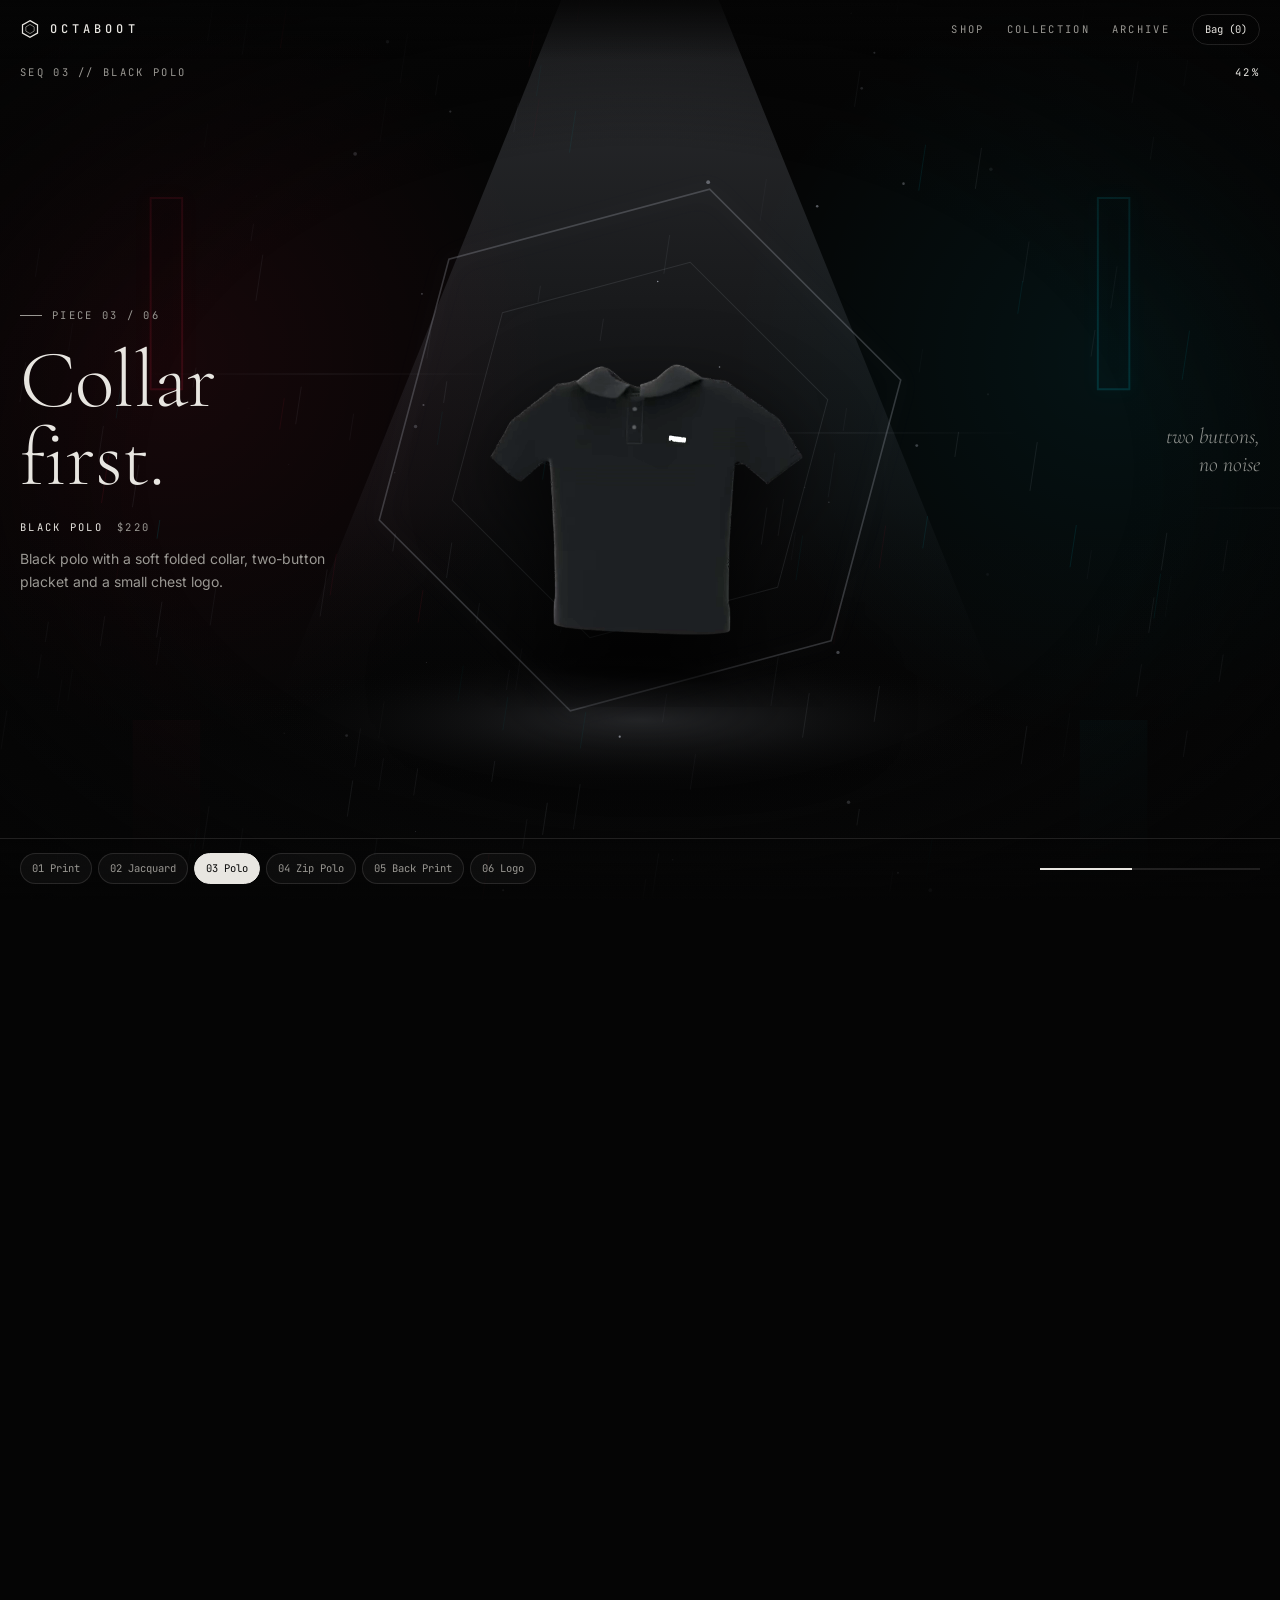
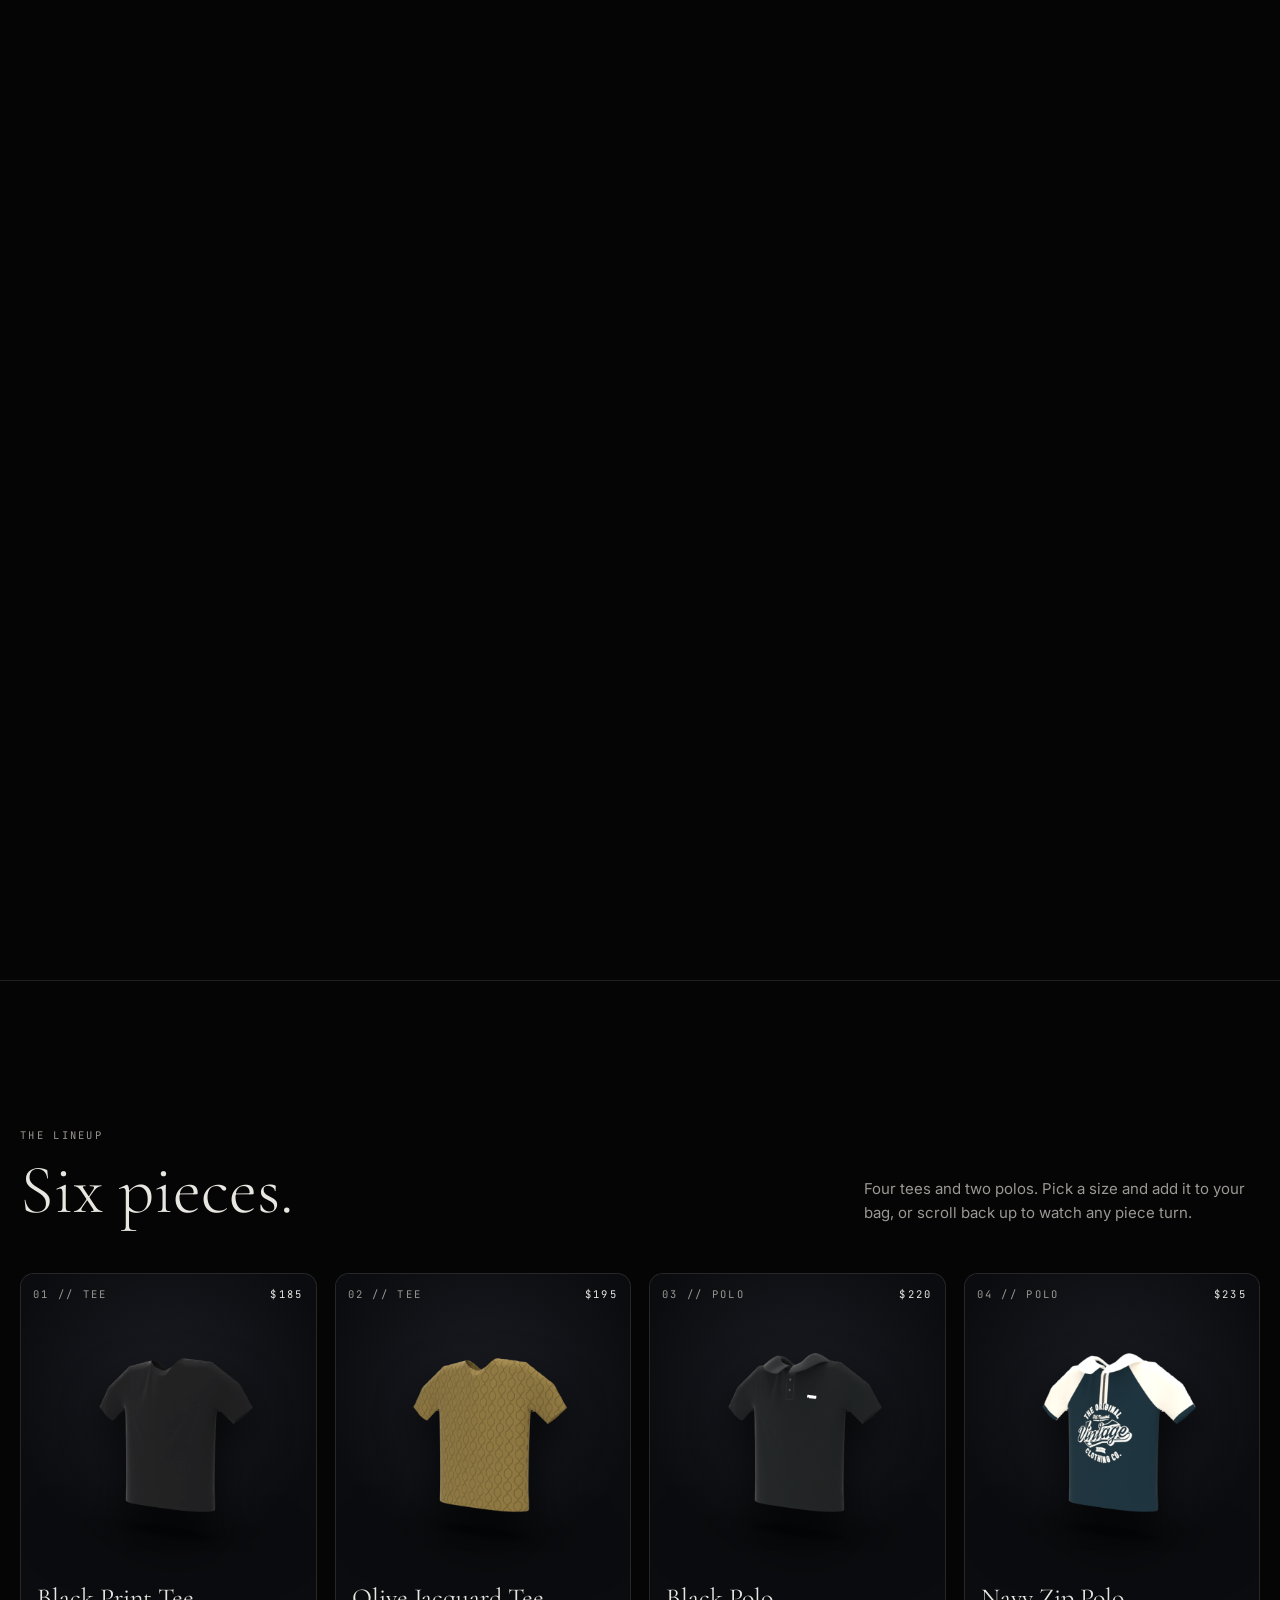
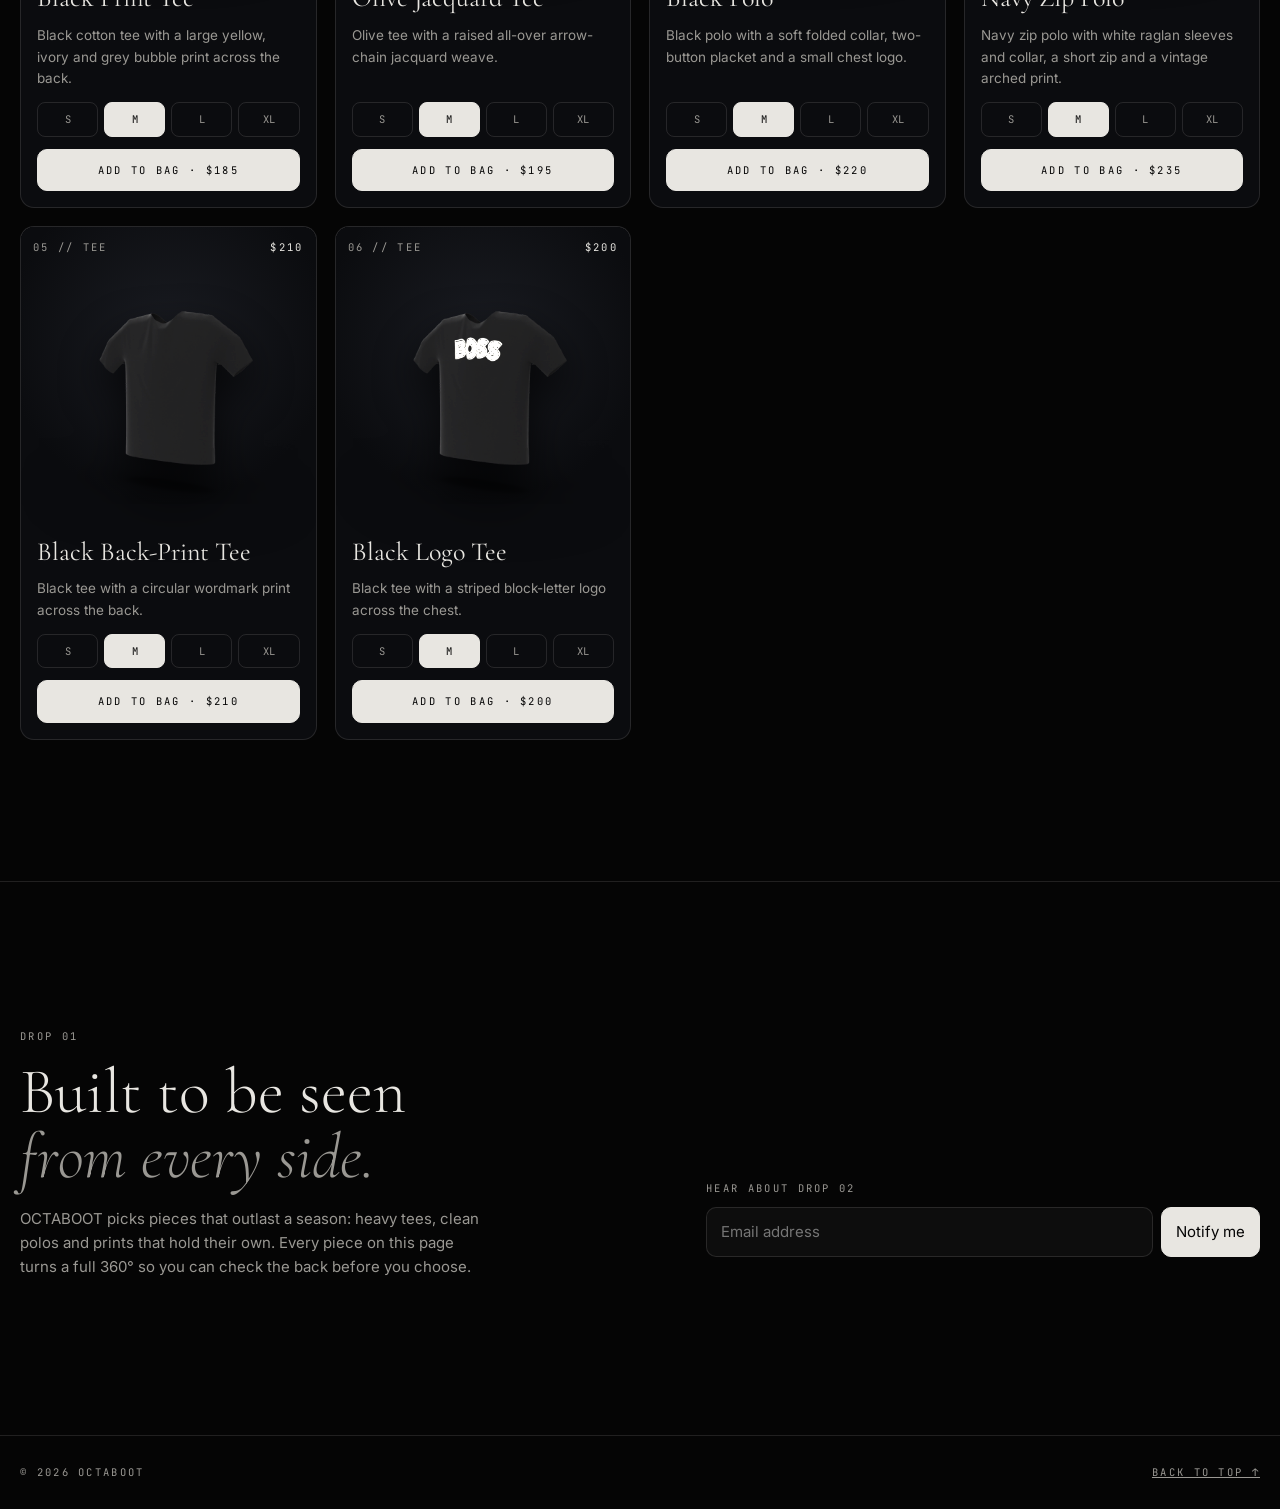
<file: public/drop/index.html>
<!DOCTYPE html>
<html lang="en">
<head>
<meta charset="utf-8">
<meta name="viewport" content="width=device-width, initial-scale=1, viewport-fit=cover">
<title>OCTABOOT Drop 01</title>
<meta name="description" content="OCTABOOT Drop 01: six pieces, each turning 360 degrees on a night stage.">
<link rel="preconnect" href="https://fonts.googleapis.com">
<link rel="preconnect" href="https://fonts.gstatic.com" crossorigin>
<link rel="stylesheet" href="https://fonts.googleapis.com/css2?family=Cormorant+Garamond:ital,wght@0,300;0,400;0,500;1,300;1,400&family=Inter:wght@300;400;500&family=JetBrains+Mono:wght@400;500&display=swap">
<style>
/* Layout: one sticky night stage scrubbed by scroll (intro, six garment chapters, lineup finale), then a lineup grid, a short manifesto and a bag drawer. */
:root {
  color-scheme: dark;
  --ink: #050505;        /* night */
  --ink-2: #0b0c0f;      /* raised surfaces */
  --bone: #e8e6e1;       /* primary text */
  --silver: #9a9893;     /* secondary text */
  --line: rgba(232, 230, 225, 0.12);
  --cold: #dfe6f5;       /* spotlight */
  --neon-red: #ff2a4b;
  --neon-cyan: #00e5ff;
  --serif: "Cormorant Garamond", "Iowan Old Style", Georgia, serif;
  --sans: "Inter", system-ui, -apple-system, "Segoe UI", sans-serif;
  --mono: "JetBrains Mono", ui-monospace, "SFMono-Regular", Menlo, monospace;
  --gutter: max(20px, env(safe-area-inset-left, 0px));
  --gutter-r: max(20px, env(safe-area-inset-right, 0px));
}
* { box-sizing: border-box; }
html { background: var(--ink); scroll-behavior: smooth; }
body { margin: 0; background: var(--ink); color: var(--bone); font-family: var(--sans); font-size: 15px; line-height: 1.6; overflow-x: clip; -webkit-font-smoothing: antialiased; }
img, video { max-width: 100%; display: block; }
button, input { font: inherit; color: inherit; }
button { cursor: pointer; }
:focus-visible { outline: 1.5px solid var(--bone); outline-offset: 3px; }
.mono { font-family: var(--mono); text-transform: uppercase; letter-spacing: 0.22em; font-size: 10.5px; }
.sr { position: absolute; width: 1px; height: 1px; overflow: hidden; clip: rect(0 0 0 0); white-space: nowrap; }

/* top bar */
.bar { position: fixed; top: 0; left: 0; right: 0; z-index: 40; display: flex; align-items: center; justify-content: space-between; gap: 16px;
  padding: calc(14px + env(safe-area-inset-top, 0px)) var(--gutter-r) 14px var(--gutter);
  background: linear-gradient(rgba(5,5,5,0.85), rgba(5,5,5,0)); }
.brand { display: flex; align-items: center; gap: 10px; color: var(--bone); text-decoration: none; }
.brand svg { width: 20px; height: 20px; }
.brand b { font-family: var(--mono); font-weight: 500; letter-spacing: 0.34em; font-size: 12px; }
.bar nav { display: flex; gap: 22px; align-items: center; }
.bar nav a, .bar nav button { color: var(--silver); text-decoration: none; background: none; border: 0; padding: 4px 0; }
.bar nav a:hover, .bar nav button:hover { color: var(--bone); }
.bar .bag-btn { color: var(--bone); border: 1px solid var(--line); border-radius: 999px; padding: 6px 12px; }
@media (max-width: 640px) { .bar nav .hide-sm { display: none; } }

/* stage */
#film { position: relative; height: 820vh; }
.stage { position: sticky; top: 0; height: 100vh; height: 100svh; overflow: hidden; }
#sky { position: absolute; inset: 0; width: 100%; height: 100%; }
.vignette { position: absolute; inset: 0; pointer-events: none; background: radial-gradient(ellipse 70% 65% at 50% 52%, transparent 55%, rgba(5,5,5,0.9) 100%); }

/* garment */
.rig { position: absolute; left: 50%; top: 53%; width: min(50vmin, 520px); aspect-ratio: 1; transform: translate(-50%, -50%); perspective: 900px; pointer-events: none; }
.rig-inner { position: absolute; inset: 0; transform-style: preserve-3d; }
.rig video { position: absolute; inset: 0; width: 100%; height: 100%; object-fit: contain; opacity: 0; transform: scale(1.04);
  transition: opacity 0.6s ease, transform 0.8s cubic-bezier(.2,.7,.2,1);
  filter: brightness(var(--lift, 1.38)) contrast(1.06) drop-shadow(0 30px 40px rgba(0,0,0,0.75)); }
.rig video.on { opacity: 1; transform: scale(1); }

/* chapter copy */
.copy { position: absolute; inset: 0; pointer-events: none; }
.chapter { position: absolute; left: var(--gutter); top: 50%; max-width: min(34vw, 420px); transform: translateY(calc(-50% + 18px)); opacity: 0;
  transition: opacity 0.55s ease, transform 0.7s cubic-bezier(.2,.7,.2,1); }
.chapter.on { opacity: 1; transform: translateY(-50%); }
.chapter .kicker { color: var(--silver); display: flex; gap: 10px; align-items: center; margin-bottom: 18px; }
.chapter .kicker i { width: 22px; height: 1px; background: var(--silver); display: inline-block; }
.chapter h2 { font-family: var(--serif); font-weight: 300; font-size: clamp(44px, 6.4vw, 96px); line-height: 0.95; letter-spacing: -0.01em; margin: 0 0 22px; text-wrap: balance; }
.chapter .meta { display: flex; gap: 14px; align-items: baseline; color: var(--bone); }
.chapter .meta span:last-child { color: var(--silver); }
.chapter p { color: var(--silver); font-size: 14px; max-width: 34ch; margin: 12px 0 0; }
.caption { position: absolute; right: var(--gutter-r); top: 50%; text-align: right; font-family: var(--serif); font-style: italic; font-weight: 300; font-size: clamp(18px, 1.7vw, 26px);
  line-height: 1.3; color: rgba(232,230,225,0.62); opacity: 0; transform: translateY(calc(-50% + 12px)); transition: opacity 0.6s ease, transform 0.7s ease; white-space: pre-line; }
.caption.on { opacity: 1; transform: translateY(-50%); }

/* intro: glitch title */
.intro { position: absolute; inset: 0; display: grid; place-items: center; pointer-events: none; opacity: 0; transition: opacity 0.6s ease; }
.intro.on { opacity: 1; }
.glitch { position: relative; font-variant-numeric: lining-nums; font-family: var(--serif); font-weight: 300; font-size: clamp(72px, 15vw, 220px); letter-spacing: 0.06em; line-height: 1; color: var(--bone); }
.glitch span { position: absolute; inset: 0; }
.glitch .r { color: var(--neon-red); mix-blend-mode: screen; opacity: 0.7; animation: slice 3.2s steps(1) infinite; }
.glitch .c { color: var(--neon-cyan); mix-blend-mode: screen; opacity: 0.7; animation: slice 2.7s steps(1) infinite reverse; }
.glitch::after { content: ""; position: absolute; inset: -10% -4%; background: repeating-linear-gradient(transparent 0 3px, rgba(5,5,5,0.55) 3px 4px); pointer-events: none; }
@keyframes slice {
  0%   { clip-path: inset(10% 0 78% 0); transform: translateX(-6px); }
  14%  { clip-path: inset(56% 0 30% 0); transform: translateX(5px); }
  28%  { clip-path: inset(30% 0 52% 0); transform: translateX(-3px); }
  42%  { clip-path: inset(80% 0 6% 0);  transform: translateX(7px); }
  56%  { clip-path: inset(0 0 100% 0);  transform: none; }
  100% { clip-path: inset(0 0 100% 0);  transform: none; }
}
.intro-sub { position: absolute; left: 50%; bottom: 20vh; transform: translateX(-50%); color: var(--silver); text-align: center; }
.intro-list { position: absolute; right: var(--gutter-r); top: 50%; transform: translateY(-50%); list-style: none; margin: 0; padding: 0; color: var(--silver); display: grid; gap: 8px; }
.intro-list b { color: var(--bone); font-weight: 400; margin-right: 10px; }

/* finale: lineup row */
.finale { position: absolute; inset: 0; display: flex; flex-direction: column; align-items: center; justify-content: center; gap: 4vh; opacity: 0; pointer-events: none; transition: opacity 0.7s ease; }
.finale.on { opacity: 1; pointer-events: auto; }
.row { display: flex; align-items: flex-end; justify-content: center; gap: clamp(4px, 1.4vw, 22px); perspective: 1000px; padding: 0 var(--gutter-r) 0 var(--gutter); }
.row img { width: clamp(52px, 11vw, 170px); aspect-ratio: 1; object-fit: contain; filter: brightness(0.9) drop-shadow(0 18px 22px rgba(0,0,0,0.8)); opacity: 0.55; transform: rotateY(var(--ry, 0deg)); }
.row img.mid { width: clamp(84px, 17vw, 260px); opacity: 1; filter: brightness(var(--lift, 1.35)) drop-shadow(0 24px 30px rgba(0,0,0,0.85)); }
.cta { pointer-events: auto; font-family: var(--mono); text-transform: uppercase; letter-spacing: 0.3em; font-size: 12px; color: var(--bone); padding: 16px 34px; border-radius: 999px;
  border: 1px solid rgba(232,230,225,0.42); background: rgba(14,15,19,0.72); backdrop-filter: blur(10px); -webkit-backdrop-filter: blur(10px);
  box-shadow: 0 0 40px rgba(223,230,245,0.16), inset 0 0 18px rgba(223,230,245,0.06); transition: background 0.3s, color 0.3s, box-shadow 0.3s; }
.cta:hover { background: var(--bone); color: var(--ink); box-shadow: 0 0 60px rgba(223,230,245,0.35); }

/* HUD */
.hud-top { position: absolute; top: calc(64px + env(safe-area-inset-top, 0px)); left: var(--gutter); right: var(--gutter-r); display: flex; justify-content: space-between; color: var(--silver); pointer-events: none; }
.hud-top #pct { color: var(--bone); font-variant-numeric: tabular-nums; }
.hud { position: absolute; left: 0; right: 0; bottom: 0; padding: 14px var(--gutter-r) calc(16px + env(safe-area-inset-bottom, 0px)) var(--gutter); display: flex; gap: 18px; align-items: center; justify-content: space-between; border-top: 1px solid var(--line); background: linear-gradient(rgba(5,5,5,0), rgba(5,5,5,0.85)); }
.pills { display: flex; gap: 6px; overflow-x: auto; scrollbar-width: none; min-width: 0; }
.pills::-webkit-scrollbar { display: none; }
.pills button { flex: none; border: 1px solid var(--line); background: rgba(232,230,225,0.04); color: var(--silver); border-radius: 999px; padding: 6px 11px; }
.pills button[aria-current="true"] { background: var(--bone); color: var(--ink); border-color: var(--bone); }
.track { flex: none; width: min(220px, 28vw); height: 2px; background: var(--line); position: relative; }
.track i { position: absolute; left: 0; top: 0; bottom: 0; width: 0; background: var(--bone); }

/* below the stage */
.sec { padding: clamp(80px, 11vw, 150px) var(--gutter-r) clamp(80px, 11vw, 150px) var(--gutter); border-top: 1px solid var(--line); }
.wrap { max-width: 1240px; margin: 0 auto; }
.sec-head { display: flex; flex-wrap: wrap; gap: 20px 40px; align-items: flex-end; justify-content: space-between; margin-bottom: 48px; }
.sec-head h2 { font-family: var(--serif); font-weight: 300; font-size: clamp(42px, 5.4vw, 76px); line-height: 1; margin: 10px 0 0; }
.sec-head p { color: var(--silver); max-width: 44ch; margin: 0; }
.grid { display: grid; grid-template-columns: repeat(auto-fill, minmax(260px, 1fr)); gap: 18px; }
.card { background: var(--ink-2); border: 1px solid var(--line); border-radius: 14px; overflow: hidden; display: flex; flex-direction: column; min-width: 0; }
.card .pic { position: relative; aspect-ratio: 1; background: radial-gradient(circle at 50% 38%, #1a1c22, #0b0c0f 70%); }
.card .pic img { position: absolute; inset: 6%; width: 88%; height: 88%; object-fit: contain; filter: brightness(var(--lift, 1.35)) drop-shadow(0 18px 20px rgba(0,0,0,0.7)); transition: transform 0.6s ease; }
.card:hover .pic img { transform: scale(1.04); }
.card .tag { position: absolute; top: 12px; left: 12px; color: var(--silver); }
.card .price { position: absolute; top: 12px; right: 12px; color: var(--bone); }
.card .body { padding: 16px; display: flex; flex-direction: column; gap: 12px; flex: 1; }
.card h3 { margin: 0; font-family: var(--serif); font-weight: 400; font-size: 26px; line-height: 1.1; }
.card p { margin: 0; color: var(--silver); font-size: 13.5px; }
.sizes { display: grid; grid-template-columns: repeat(4, 1fr); gap: 6px; margin-top: auto; }
.sizes button { border: 1px solid var(--line); background: transparent; color: var(--silver); border-radius: 8px; padding: 8px 0; }
.sizes button[aria-pressed="true"] { background: var(--bone); color: var(--ink); border-color: var(--bone); }
.btn { border: 1px solid var(--bone); background: var(--bone); color: var(--ink); border-radius: 10px; padding: 12px 14px; }
.btn:hover { background: transparent; color: var(--bone); }
.btn.ghost { background: transparent; color: var(--bone); border-color: var(--line); }
.btn.ghost:hover { border-color: var(--bone); }

.manifesto { display: grid; grid-template-columns: minmax(0, 1.1fr) minmax(0, 1fr); gap: clamp(32px, 6vw, 90px); align-items: end; }
.manifesto h2 { font-family: var(--serif); font-weight: 300; font-size: clamp(40px, 5vw, 70px); line-height: 1.02; margin: 12px 0 18px; }
.manifesto h2 em { color: var(--silver); }
.manifesto p { color: var(--silver); max-width: 52ch; }
.signup { display: flex; gap: 8px; flex-wrap: wrap; }
.signup input { flex: 1 1 220px; min-width: 0; background: rgba(232,230,225,0.04); border: 1px solid var(--line); border-radius: 10px; padding: 12px 14px; }
.signup input:focus { outline: none; border-color: var(--bone); }
.note { min-height: 1.6em; color: var(--silver); margin-top: 10px; }
@media (max-width: 860px) { .manifesto { grid-template-columns: 1fr; } }

footer { border-top: 1px solid var(--line); padding: 28px var(--gutter-r) calc(28px + env(safe-area-inset-bottom, 0px)) var(--gutter); }
footer .wrap { display: flex; flex-wrap: wrap; justify-content: space-between; gap: 14px; color: var(--silver); }

/* bag drawer */
.scrim { position: fixed; inset: 0; z-index: 50; background: rgba(0,0,0,0.6); opacity: 0; pointer-events: none; transition: opacity 0.3s; }
.scrim.on { opacity: 1; pointer-events: auto; }
.drawer { position: fixed; z-index: 60; top: 0; right: 0; bottom: 0; width: min(440px, 100%); background: #0a0b0e; border-left: 1px solid var(--line);
  transform: translateX(100%); transition: transform 0.45s cubic-bezier(.2,.7,.2,1); display: flex; flex-direction: column;
  padding: calc(20px + env(safe-area-inset-top, 0px)) max(22px, env(safe-area-inset-right, 0px)) calc(20px + env(safe-area-inset-bottom, 0px)) 22px; overflow-y: auto; }
.drawer.on { transform: none; }
.drawer header { display: flex; justify-content: space-between; align-items: center; padding-bottom: 16px; border-bottom: 1px solid var(--line); }
.drawer h3 { font-family: var(--serif); font-weight: 400; font-size: 30px; margin: 4px 0 0; line-height: 1.1; }
.close { border: 1px solid var(--line); background: none; border-radius: 999px; width: 38px; height: 38px; color: var(--silver); }
.pick { display: grid; grid-template-columns: repeat(3, 1fr); gap: 8px; margin: 18px 0; }
.pick button { border: 1px solid var(--line); background: rgba(232,230,225,0.03); border-radius: 10px; padding: 6px; color: var(--silver); }
.pick button img { aspect-ratio: 1; width: 100%; object-fit: contain; filter: brightness(var(--lift, 1.35)); }
.pick button[aria-pressed="true"] { border-color: var(--bone); color: var(--bone); }
.preview { display: grid; grid-template-columns: 110px 1fr; gap: 14px; align-items: center; }
.preview img { width: 110px; aspect-ratio: 1; object-fit: contain; filter: brightness(var(--lift, 1.35)); background: radial-gradient(circle, #1a1c22, #0b0c0f 70%); border-radius: 10px; }
.preview p { color: var(--silver); font-size: 13px; margin: 6px 0 0; }
.lines { list-style: none; margin: 18px 0 0; padding: 16px 0 0; border-top: 1px solid var(--line); display: grid; gap: 10px; }
.lines li { display: flex; justify-content: space-between; gap: 10px; align-items: center; font-size: 13.5px; }
.lines li small { color: var(--silver); display: block; }
.lines li button { background: none; border: 0; color: var(--silver); text-decoration: underline; }
.empty { color: var(--silver); font-size: 13.5px; }
.total { display: flex; justify-content: space-between; margin: 18px 0 12px; }
.drawer .btn { width: 100%; }

/* phones: copy above the garment, no captions or long text */
@media (max-width: 760px) {
  .rig { top: 57%; width: min(76vw, 400px); }
  .chapter { top: calc(96px + env(safe-area-inset-top, 0px)); left: var(--gutter); right: var(--gutter-r); max-width: none; transform: translateY(14px); }
  .chapter.on { transform: none; }
  .chapter h2 { font-size: clamp(38px, 11vw, 52px); margin-bottom: 10px; }
  .chapter .kicker { margin-bottom: 10px; }
  .chapter p, .caption, .intro-list { display: none; }
  .hud-top { display: none; }
  .hud { flex-direction: column; align-items: stretch; gap: 10px; }
  .track { width: 100%; }
  .intro-sub { bottom: 24vh; width: 90%; }
}
@media (prefers-reduced-motion: reduce) {
  html { scroll-behavior: auto; }
  .glitch .r, .glitch .c { animation: none; display: none; }
  * { transition-duration: 0.01ms !important; }
}
</style>
</head>
<body>
<header class="bar">
  <a class="brand" href="#film" aria-label="OCTABOOT home">
    <svg viewBox="0 0 24 24" fill="none" aria-hidden="true"><polygon points="12,2 21,7 21,17 12,22 3,17 3,7" stroke="currentColor" stroke-width="1.5"/><polygon points="12,6.5 17,9.5 17,14.5 12,17.5 7,14.5 7,9.5" stroke="currentColor" stroke-width="1.1" opacity=".55"/></svg>
    <b>OCTABOOT</b>
  </a>
  <nav class="mono" aria-label="Main">
    <a href="#film" class="hide-sm">Shop</a>
    <a href="#lineup" class="hide-sm">Collection</a>
    <a href="#manifesto" class="hide-sm">Archive</a>
    <button type="button" class="bag-btn" id="bag-open">Bag (<span id="bag-count">0</span>)</button>
  </nav>
</header>

<main>
  <section id="film" aria-label="Drop 01 film">
    <div class="stage">
      <canvas id="sky" aria-hidden="true"></canvas>
      <div class="rig" aria-hidden="true"><div class="rig-inner" id="rig"></div></div>
      <div class="vignette"></div>

      <div class="intro" id="intro">
        <h1 class="glitch" aria-label="Drop 01">DROP 01<span class="r" aria-hidden="true">DROP 01</span><span class="c" aria-hidden="true">DROP 01</span></h1>
        <ol class="intro-list mono" id="intro-list"></ol>
        <p class="intro-sub mono">Six pieces · Scroll to turn each one</p>
      </div>

      <div class="copy" id="copy"></div>

      <div class="finale" id="finale">
        <div class="row" id="row"></div>
        <button type="button" class="cta" id="enter">Enter the drop</button>
      </div>

      <div class="hud-top mono"><span id="seq">Drop 01 // Intro</span><span id="pct">00%</span></div>
      <div class="hud">
        <div class="pills mono" id="pills" role="group" aria-label="Jump to a piece"></div>
        <div class="track" aria-hidden="true"><i id="bar"></i></div>
      </div>
    </div>
  </section>

  <section class="sec" id="lineup" aria-labelledby="lineup-h">
    <div class="wrap">
      <div class="sec-head">
        <div><span class="mono" style="color:var(--silver)">The lineup</span><h2 id="lineup-h">Six pieces.</h2></div>
        <p>Four tees and two polos. Pick a size and add it to your bag, or scroll back up to watch any piece turn.</p>
      </div>
      <div class="grid" id="grid"></div>
    </div>
  </section>

  <section class="sec" id="manifesto" aria-labelledby="man-h">
    <div class="wrap manifesto">
      <div>
        <span class="mono" style="color:var(--silver)">Drop 01</span>
        <h2 id="man-h">Built to be seen<br><em>from every side.</em></h2>
        <p>OCTABOOT picks pieces that outlast a season: heavy tees, clean polos and prints that hold their own. Every piece on this page turns a full 360° so you can check the back before you choose.</p>
      </div>
      <form id="signup" novalidate>
        <label class="mono" for="email" style="color:var(--silver);display:block;margin-bottom:10px">Hear about Drop 02</label>
        <div class="signup">
          <input id="email" type="email" placeholder="Email address" autocomplete="email">
          <button type="submit" class="btn">Notify me</button>
        </div>
        <p class="note mono" id="signup-note" role="status" aria-live="polite"></p>
      </form>
    </div>
  </section>
</main>

<footer><div class="wrap mono"><span>© 2026 OCTABOOT</span><span><a href="#film" style="color:inherit">Back to top ↑</a></span></div></footer>

<div class="scrim" id="scrim"></div>
<aside class="drawer" id="drawer" aria-label="Bag" aria-hidden="true">
  <header>
    <div><span class="mono" style="color:var(--silver)">Drop 01</span><h3 id="d-name">Black Print Tee</h3></div>
    <button type="button" class="close" id="bag-close" aria-label="Close bag">✕</button>
  </header>
  <div class="pick" id="pick" role="group" aria-label="Choose a piece"></div>
  <div class="preview"><img id="d-img" src="media/lv-tee.png" alt="" onerror="this.style.visibility='hidden'"><div><div class="mono" id="d-price">$185</div><p id="d-detail"></p></div></div>
  <div class="sizes" id="d-sizes" role="group" aria-label="Size" style="margin-top:16px"></div>
  <button type="button" class="btn" id="d-add" style="margin-top:12px">Add to bag</button>
  <ul class="lines" id="lines"></ul>
  <div class="total mono"><span>Subtotal</span><span id="d-total">$0</span></div>
  <button type="button" class="btn ghost" id="checkout">Checkout</button>
  <p class="note mono" id="checkout-note" role="status" aria-live="polite"></p>
</aside>

<script>
(function () {
  'use strict';
  // Prices are placeholders: set the real ones here.
  const GARMENTS = [
    { id: 'lv-tee', short: 'Print', name: 'Black Print Tee', kind: 'Tee', price: 185, scene: 'spot',
      detail: 'Black cotton tee with a large yellow, ivory and grey bubble print across the back.',
      head: 'Lights down.<br>Print up.', cap: 'the back speaks\nbefore you do' },
    { id: 'olive-tee', short: 'Jacquard', name: 'Olive Jacquard Tee', kind: 'Tee', price: 195, scene: 'spot',
      detail: 'Olive tee with a raised all-over arrow-chain jacquard weave.',
      head: 'Texture<br>you can read.', cap: 'raised in the weave,\nnot printed on' },
    { id: 'black-polo', short: 'Polo', name: 'Black Polo', kind: 'Polo', price: 220, scene: 'hex',
      detail: 'Black polo with a soft folded collar, two-button placket and a small chest logo.',
      head: 'Collar<br>first.', cap: 'two buttons,\nno noise' },
    { id: 'navy-zip-polo', short: 'Zip Polo', lift: 1.0, name: 'Navy Zip Polo', kind: 'Polo', price: 235, scene: 'neon',
      detail: 'Navy zip polo with white raglan sleeves and collar, a short zip and a vintage arched print.',
      head: 'Night<br>shift.', cap: 'white sleeves\nunder red light' },
    { id: 'boss-back-tee', short: 'Back Print', name: 'Black Back-Print Tee', kind: 'Tee', price: 210, scene: 'spot',
      detail: 'Black tee with a circular wordmark print across the back.',
      head: 'Turn<br>around.', cap: 'the circle reads\nall the way round' },
    { id: 'boss-front-tee', short: 'Logo', name: 'Black Logo Tee', kind: 'Tee', price: 200, scene: 'spot',
      detail: 'Black tee with a striped block-letter logo across the chest.',
      head: 'Say it<br>once.', cap: 'one word,\nacross the chest' },
  ];
  const N = GARMENTS.length, SEGS = N + 2;                 // intro + six pieces + finale
  const pad = (n) => String(n).padStart(2, '0');
  const img = (g) => `media/${g.id}.png`, vid = (g) => `media/${g.id}.webm`;
  const lift = (g) => (g.lift ? `--lift:${g.lift};` : '');
  const hideBroken = `onerror="this.style.visibility='hidden'"`;
  const $ = (id) => document.getElementById(id);
  const still = (() => { try { return matchMedia('(prefers-reduced-motion: reduce)').matches; } catch (e) { return false; } })();

  // ---------- build the stage from the catalogue ----------
  $('rig').innerHTML = GARMENTS.map((g, i) =>
    `<video id="v${i}" style="${lift(g)}" muted playsinline preload="${i < 2 ? 'auto' : 'metadata'}" poster="${img(g)}"><source src="${vid(g)}" type="video/webm"></video>`).join('');
  $('copy').innerHTML = GARMENTS.map((g, i) => `
    <div class="chapter" id="ch${i}">
      <div class="kicker mono"><i></i>Piece ${pad(i + 1)} / ${pad(N)}</div>
      <h2>${g.head}</h2>
      <div class="meta mono"><span>${g.name}</span><span>$${g.price}</span></div>
      <p>${g.detail}</p>
    </div>
    <div class="caption" id="cap${i}">${g.cap}</div>`).join('');
  $('intro-list').innerHTML = GARMENTS.map((g, i) => `<li><b>${pad(i + 1)}</b>${g.name}</li>`).join('');
  $('row').innerHTML = GARMENTS.map((g, i) => {
    const off = i - (N - 1) / 2;
    return `<img src="${img(g)}" alt="${g.name}" ${hideBroken} class="${Math.abs(off) < 1 ? 'mid' : ''}" style="--ry:${(-off * 9).toFixed(1)}deg;${lift(g)}">`;
  }).join('');
  $('pills').innerHTML = GARMENTS.map((g, i) => `<button type="button" data-i="${i}">${pad(i + 1)} ${g.short}</button>`).join('');

  const film = $('film'), videos = GARMENTS.map((_, i) => $('v' + i));
  const segCenter = (s) => film.offsetTop + ((s + 0.5) / SEGS) * (film.offsetHeight - innerHeight);
  $('pills').addEventListener('click', (e) => { const b = e.target.closest('button'); if (b) scrollTo({ top: segCenter(+b.dataset.i + 1), behavior: still ? 'auto' : 'smooth' }); });

  // ---------- scroll -> chapter ----------
  let target = 0, prog = 0, seg = -1;
  function readScroll() {
    const span = film.offsetHeight - innerHeight;
    target = span > 0 ? Math.min(1, Math.max(0, (scrollY - film.offsetTop) / span)) : 0;
  }
  addEventListener('scroll', readScroll, { passive: true });
  addEventListener('resize', () => { size(); readScroll(); });

  function setSeg(s) {
    if (s === seg) return; seg = s;
    const gi = s - 1;                                    // garment index, or -1 / N for intro / finale
    $('intro').classList.toggle('on', s === 0);
    $('finale').classList.toggle('on', s === SEGS - 1);
    GARMENTS.forEach((g, i) => {
      const on = i === gi;
      $('ch' + i).classList.toggle('on', on); $('cap' + i).classList.toggle('on', on);
      const v = videos[i]; v.classList.toggle('on', on);
      if (on && !still) { try { v.currentTime = 0; const p = v.play(); if (p && p.catch) p.catch(() => {}); } catch (e) {} }
      else { try { v.pause(); } catch (e) {} }
    });
    [...$('pills').children].forEach((b, i) => b.setAttribute('aria-current', String(i === gi)));
    const cur = $('pills').children[gi]; if (cur) cur.scrollIntoView({ block: 'nearest', inline: 'center' });
    $('seq').textContent = gi < 0 ? 'Drop 01 // Intro' : gi >= N ? 'Drop 01 // Lineup' : `Seq ${pad(gi + 1)} // ${GARMENTS[gi].name}`;
  }

  // ---------- night sky: spotlight, wet floor, dust, neon rain, hexagon ----------
  const cv = $('sky'), cx = cv.getContext('2d');
  let W = 0, H = 0, dpr = 1;
  function size() { dpr = Math.min(devicePixelRatio || 1, 2); W = innerWidth; H = innerHeight; cv.width = W * dpr; cv.height = H * dpr; cx.setTransform(dpr, 0, 0, dpr, 0, 0); }
  size();
  const dust = Array.from({ length: still ? 0 : 70 }, () => ({ x: Math.random(), y: Math.random(), r: Math.random() * 1.5 + 0.4, v: Math.random() * 0.00035 + 0.0001, a: Math.random() * 0.6 + 0.2 }));
  const rain = Array.from({ length: still ? 0 : 160 }, () => ({ x: Math.random(), y: Math.random(), l: Math.random() * 34 + 16, v: Math.random() * 0.02 + 0.014, a: Math.random() * 0.35 + 0.1, t: Math.random() }));
  const mix = { neon: 0, hex: 0, spot: 1 };
  let mx = 0, my = 0;
  addEventListener('pointermove', (e) => { mx = e.clientX / innerWidth - 0.5; my = e.clientY / innerHeight - 0.5; }, { passive: true });

  function hexPath(x, y, r) { cx.beginPath(); for (let k = 0; k < 6; k++) { const a = Math.PI / 6 + k * Math.PI / 3; const px = x + r * Math.cos(a), py = y + r * Math.sin(a); k ? cx.lineTo(px, py) : cx.moveTo(px, py); } cx.closePath(); }

  function draw(t) {
    const gi = seg - 1, scene = gi >= 0 && gi < N ? GARMENTS[gi].scene : (seg === 0 ? 'intro' : 'spot');
    const ease = (k, goal) => { mix[k] += ((goal ? 1 : 0) - mix[k]) * 0.06; };
    ease('neon', scene === 'neon'); ease('hex', scene === 'hex' || scene === 'intro');
    cx.fillStyle = '#050505'; cx.fillRect(0, 0, W, H);
    const midX = W / 2, floorY = H * 0.8, s = Math.min(W, H) / 800;

    // overhead cone
    const top = 70 * s, bottom = (300 + mix.neon * 120) * s;
    const g = cx.createLinearGradient(0, 0, 0, floorY);
    g.addColorStop(0, `rgba(223,230,245,${0.2 - mix.neon * 0.08})`); g.addColorStop(0.7, 'rgba(180,192,215,0.05)'); g.addColorStop(1, 'rgba(5,5,5,0)');
    cx.fillStyle = g; cx.beginPath(); cx.moveTo(midX - top, 0); cx.lineTo(midX + top, 0); cx.lineTo(midX + bottom, floorY); cx.lineTo(midX - bottom, floorY); cx.closePath(); cx.fill();
    // wet floor pool + reflection streaks
    const pool = cx.createRadialGradient(midX, floorY, 4, midX, floorY, 340 * s);
    pool.addColorStop(0, 'rgba(223,230,245,0.16)'); pool.addColorStop(1, 'rgba(5,5,5,0)');
    cx.fillStyle = pool; cx.save(); cx.translate(midX, floorY); cx.scale(1, 0.18); cx.translate(-midX, -floorY); cx.beginPath(); cx.arc(midX, floorY, 340 * s, 0, 7); cx.fill(); cx.restore();

    // neon street: side signs, glows, rain
    if (mix.neon > 0.01) {
      cx.save(); cx.globalAlpha = mix.neon;
      [[0.13, 'rgba(255,42,75,', 0.3], [0.87, 'rgba(0,229,255,', 0.26]].forEach(([fx, col, a]) => {
        const glow = cx.createRadialGradient(W * fx, H * 0.4, 6, W * fx, H * 0.4, W * 0.3);
        glow.addColorStop(0, col + a + ')'); glow.addColorStop(1, col + '0)'); cx.fillStyle = glow; cx.fillRect(0, 0, W, H);
        const flick = 0.75 + 0.25 * Math.sin(t * 0.013 + fx * 40) * Math.sin(t * 0.0021);
        cx.strokeStyle = col + (0.8 * flick) + ')'; cx.lineWidth = 2; cx.shadowColor = col + '1)'; cx.shadowBlur = 18;
        cx.strokeRect(W * fx - 14 * s, H * 0.22, 28 * s, 170 * s); cx.shadowBlur = 0;
        const refl = cx.createLinearGradient(0, floorY, 0, H); refl.addColorStop(0, col + (0.18 * flick) + ')'); refl.addColorStop(1, col + '0)');
        cx.fillStyle = refl; cx.fillRect(W * fx - 30 * s, floorY, 60 * s, H - floorY);
      });
      for (const r of rain) {
        r.y += r.v; r.x -= r.v * 0.15; if (r.y > 1.05) { r.y = -0.05; r.x = Math.random(); } if (r.x < -0.05) r.x = 1.05;
        cx.strokeStyle = r.t > 0.85 ? `rgba(0,229,255,${r.a})` : r.t > 0.75 ? `rgba(255,42,75,${r.a})` : `rgba(215,225,240,${r.a * 0.8})`;
        cx.lineWidth = 1; cx.beginPath(); cx.moveTo(r.x * W, r.y * H); cx.lineTo(r.x * W - r.l * 0.15, r.y * H + r.l); cx.stroke();
      }
      const fog = cx.createLinearGradient(0, H * 0.55, 0, H); fog.addColorStop(0, 'rgba(120,130,150,0)'); fog.addColorStop(1, 'rgba(120,130,150,0.08)');
      cx.fillStyle = fog; cx.fillRect(0, 0, W, H);
      cx.restore();
    }

    // glowing hexagon mark with light streaks
    if (mix.hex > 0.01) {
      cx.save(); cx.globalAlpha = mix.hex * (seg === 0 ? 0.55 : 0.9);
      const hy = H * 0.5, R = Math.min(W, H) * (seg === 0 ? 0.36 : 0.3), spin = t * 0.00006;
      cx.translate(midX, hy); cx.rotate(spin); cx.translate(-midX, -hy);
      cx.shadowColor = 'rgba(223,230,245,0.9)'; cx.shadowBlur = 22; cx.strokeStyle = 'rgba(223,230,245,0.55)'; cx.lineWidth = 1.6;
      hexPath(midX, hy, R); cx.stroke(); cx.lineWidth = 1; cx.strokeStyle = 'rgba(223,230,245,0.28)'; hexPath(midX, hy, R * 0.72); cx.stroke();
      cx.shadowBlur = 0; cx.restore();
      cx.save(); cx.globalAlpha = mix.hex * 0.5;
      for (let k = 0; k < 3; k++) {
        const y = hy + (k - 1) * 70 * s + Math.sin(t * 0.0007 + k) * 20 * s, x0 = ((t * 0.12 * (k + 1)) % (W + 400)) - 200;
        const st = cx.createLinearGradient(x0 - 180, 0, x0 + 180, 0); st.addColorStop(0, 'rgba(223,230,245,0)'); st.addColorStop(0.5, 'rgba(223,230,245,0.35)'); st.addColorStop(1, 'rgba(223,230,245,0)');
        cx.fillStyle = st; cx.fillRect(x0 - 180, y, 360, 1.2);
      }
      cx.restore();
    }

    // dust in the beam
    for (const d of dust) {
      d.y -= d.v; if (d.y < 0) { d.y = 1; d.x = Math.random(); }
      const inBeam = Math.max(0, 1 - Math.abs(d.x * W - midX) / (W * 0.32));
      cx.fillStyle = `rgba(235,240,255,${d.a * inBeam})`; cx.beginPath(); cx.arc(d.x * W, d.y * H, d.r, 0, 7); cx.fill();
    }
  }

  // ---------- main loop ----------
  const rig = $('rig');
  function frame(t) {
    prog += (target - prog) * (still ? 1 : 0.09);
    setSeg(Math.min(SEGS - 1, Math.floor(prog * SEGS)));
    $('pct').textContent = pad(Math.round(prog * 100)) + '%';
    $('bar').style.width = (prog * 100).toFixed(2) + '%';
    if (!still) rig.style.transform = `translateY(${(Math.sin(t * 0.0016) * 8).toFixed(1)}px) rotateY(${(mx * 10).toFixed(2)}deg) rotateX(${(-my * 7).toFixed(2)}deg)`;
    draw(t);
    requestAnimationFrame(frame);
  }
  readScroll(); requestAnimationFrame(frame);

  // ---------- lineup grid ----------
  const sizes = ['S', 'M', 'L', 'XL'];
  const pickedSize = GARMENTS.map(() => 'M');
  $('grid').innerHTML = GARMENTS.map((g, i) => `
    <article class="card">
      <div class="pic"><img src="${img(g)}" alt="${g.name}" loading="lazy" ${hideBroken} style="${lift(g)}"><span class="tag mono">${pad(i + 1)} // ${g.kind}</span><span class="price mono">$${g.price}</span></div>
      <div class="body">
        <h3>${g.name}</h3><p>${g.detail}</p>
        <div class="sizes mono" role="group" aria-label="Size for ${g.name}">${sizes.map((z) => `<button type="button" data-card="${i}" data-size="${z}" aria-pressed="${z === 'M'}">${z}</button>`).join('')}</div>
        <button type="button" class="btn mono" data-add="${i}">Add to bag · $${g.price}</button>
      </div>
    </article>`).join('');
  $('grid').addEventListener('click', (e) => {
    const sz = e.target.closest('[data-size]'), add = e.target.closest('[data-add]');
    if (sz) { const i = +sz.dataset.card; pickedSize[i] = sz.dataset.size; sz.parentNode.querySelectorAll('button').forEach((b) => b.setAttribute('aria-pressed', String(b === sz))); }
    if (add) { const i = +add.dataset.add; addToBag(i, pickedSize[i]); openBag(i); }
  });

  // ---------- bag ----------
  let bag = [], dSel = 0, dSize = 'M';
  $('pick').innerHTML = GARMENTS.map((g, i) => `<button type="button" data-pick="${i}" aria-pressed="${i === 0}"><img src="${img(g)}" alt="" ${hideBroken} style="${lift(g)}"><span class="mono" style="font-size:9px;letter-spacing:.12em">${g.short}</span></button>`).join('');
  $('d-sizes').classList.add('mono');
  $('d-sizes').innerHTML = sizes.map((z) => `<button type="button" data-dsize="${z}" aria-pressed="${z === 'M'}">${z}</button>`).join('');
  function selectPiece(i) {
    dSel = i; const g = GARMENTS[i];
    $('d-name').textContent = g.name; $('d-img').style.cssText = lift(g); $('d-img').style.visibility = ''; $('d-img').src = img(g); $('d-img').alt = g.name; $('d-price').textContent = '$' + g.price; $('d-detail').textContent = g.detail;
    $('d-add').textContent = `Add to bag · $${g.price}`;
    $('pick').querySelectorAll('button').forEach((b) => b.setAttribute('aria-pressed', String(+b.dataset.pick === i)));
  }
  $('pick').addEventListener('click', (e) => { const b = e.target.closest('[data-pick]'); if (b) selectPiece(+b.dataset.pick); });
  $('d-sizes').addEventListener('click', (e) => { const b = e.target.closest('[data-dsize]'); if (!b) return; dSize = b.dataset.dsize; $('d-sizes').querySelectorAll('button').forEach((x) => x.setAttribute('aria-pressed', String(x === b))); });
  function addToBag(i, size) { const hit = bag.find((l) => l.i === i && l.size === size); hit ? hit.qty++ : bag.push({ i, size, qty: 1 }); renderBag(); }
  $('d-add').addEventListener('click', () => addToBag(dSel, dSize));
  function renderBag() {
    const qty = bag.reduce((s, l) => s + l.qty, 0), total = bag.reduce((s, l) => s + l.qty * GARMENTS[l.i].price, 0);
    $('bag-count').textContent = qty; $('d-total').textContent = '$' + total;
    $('lines').innerHTML = bag.length ? bag.map((l, k) => `<li><span>${GARMENTS[l.i].name}<small class="mono">Size ${l.size} · Qty ${l.qty}</small></span><span class="mono">$${l.qty * GARMENTS[l.i].price} <button type="button" data-rm="${k}">Remove</button></span></li>`).join('') : '<li class="empty">Your bag is empty.</li>';
  }
  $('lines').addEventListener('click', (e) => { const b = e.target.closest('[data-rm]'); if (b) { bag.splice(+b.dataset.rm, 1); renderBag(); } });
  function openBag(i) {
    selectPiece(typeof i === 'number' ? i : Math.max(0, Math.min(N - 1, seg - 1)));
    $('scrim').classList.add('on'); $('drawer').classList.add('on'); $('drawer').setAttribute('aria-hidden', 'false'); $('bag-close').focus();
  }
  function closeBag() { $('scrim').classList.remove('on'); $('drawer').classList.remove('on'); $('drawer').setAttribute('aria-hidden', 'true'); $('checkout-note').textContent = ''; }
  $('bag-open').addEventListener('click', () => openBag()); $('enter').addEventListener('click', () => openBag(Math.floor((N - 1) / 2)));
  $('bag-close').addEventListener('click', closeBag); $('scrim').addEventListener('click', closeBag);
  addEventListener('keydown', (e) => { if (e.key === 'Escape') closeBag(); });
  $('checkout').addEventListener('click', () => { $('checkout-note').textContent = bag.length ? 'Checkout is not connected yet.' : 'Add a piece first.'; });
  renderBag(); selectPiece(0);

  $('signup').addEventListener('submit', (e) => {
    e.preventDefault(); const v = $('email').value.trim();
    $('signup-note').textContent = /^\S+@\S+\.\S+$/.test(v) ? 'Sign-up opens with the store.' : 'Enter a valid email address.';
  });
})();
</script>
</body>
</html>
</file>
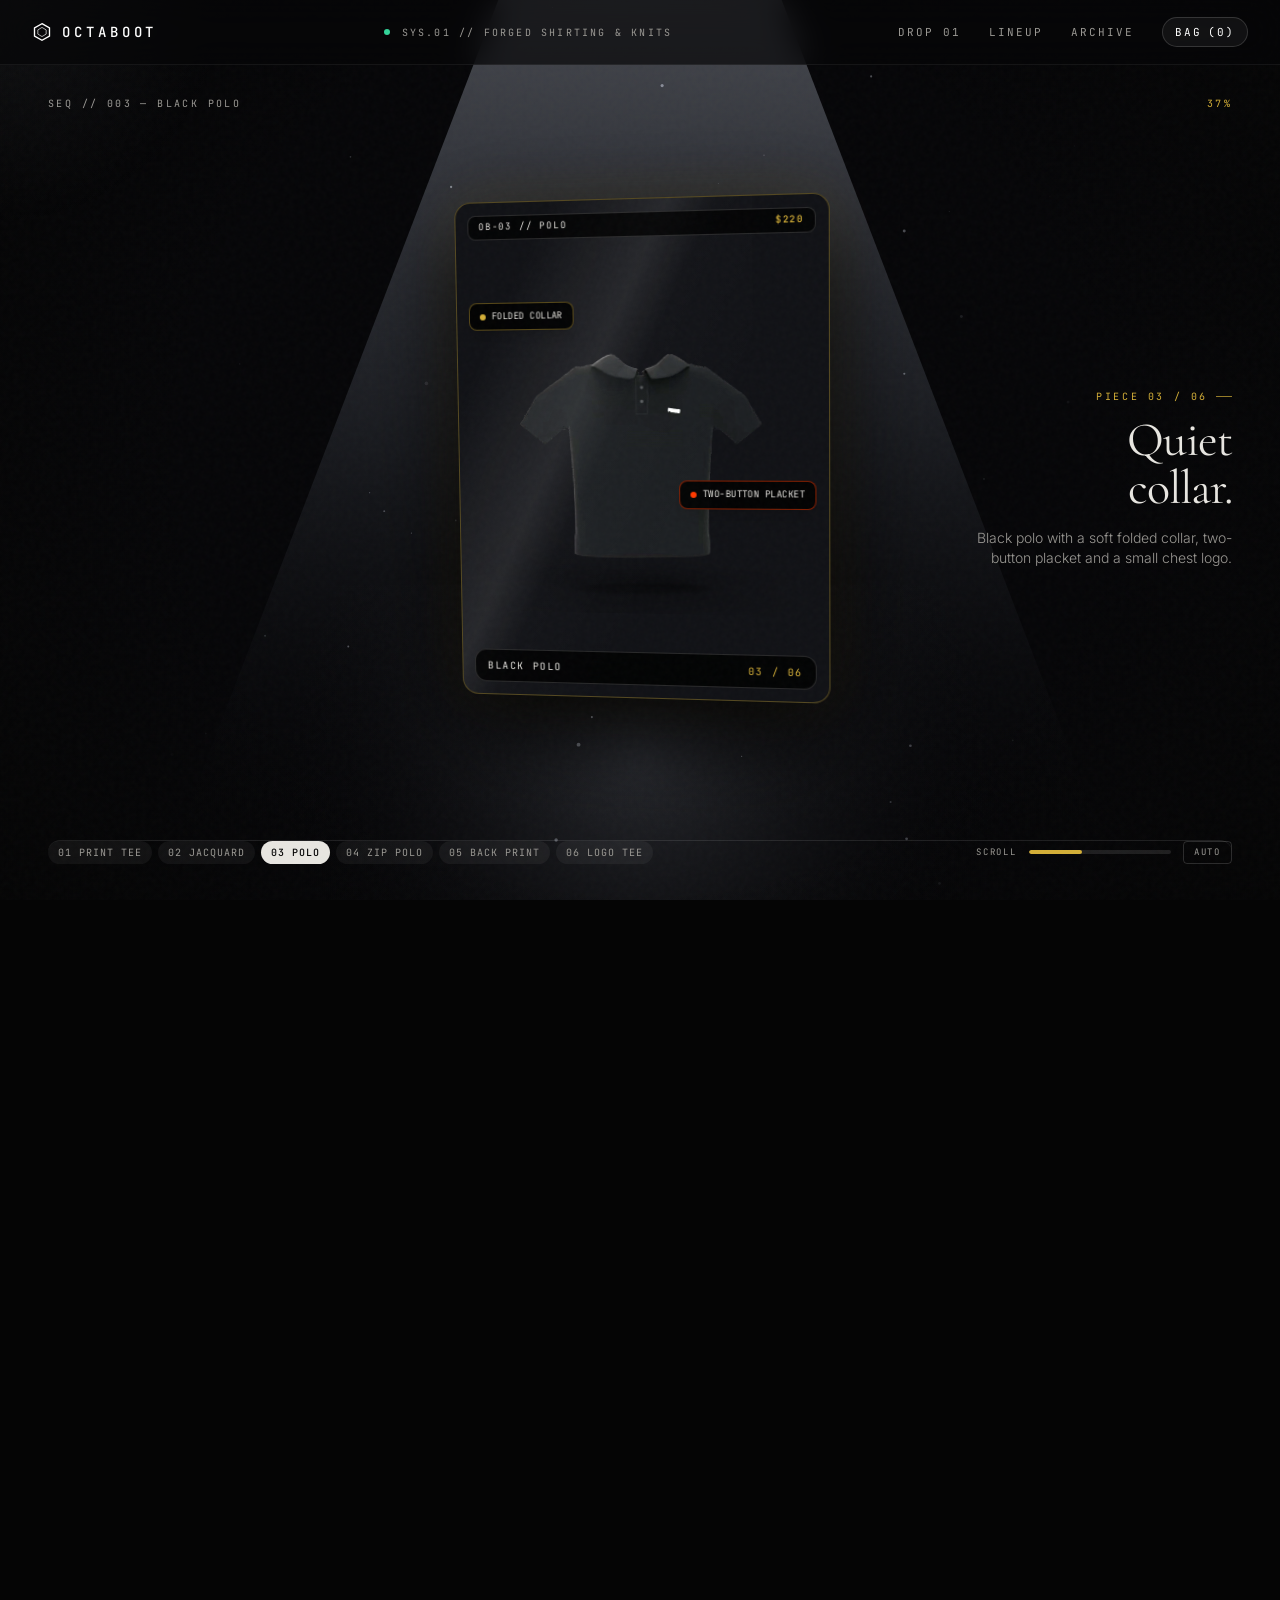
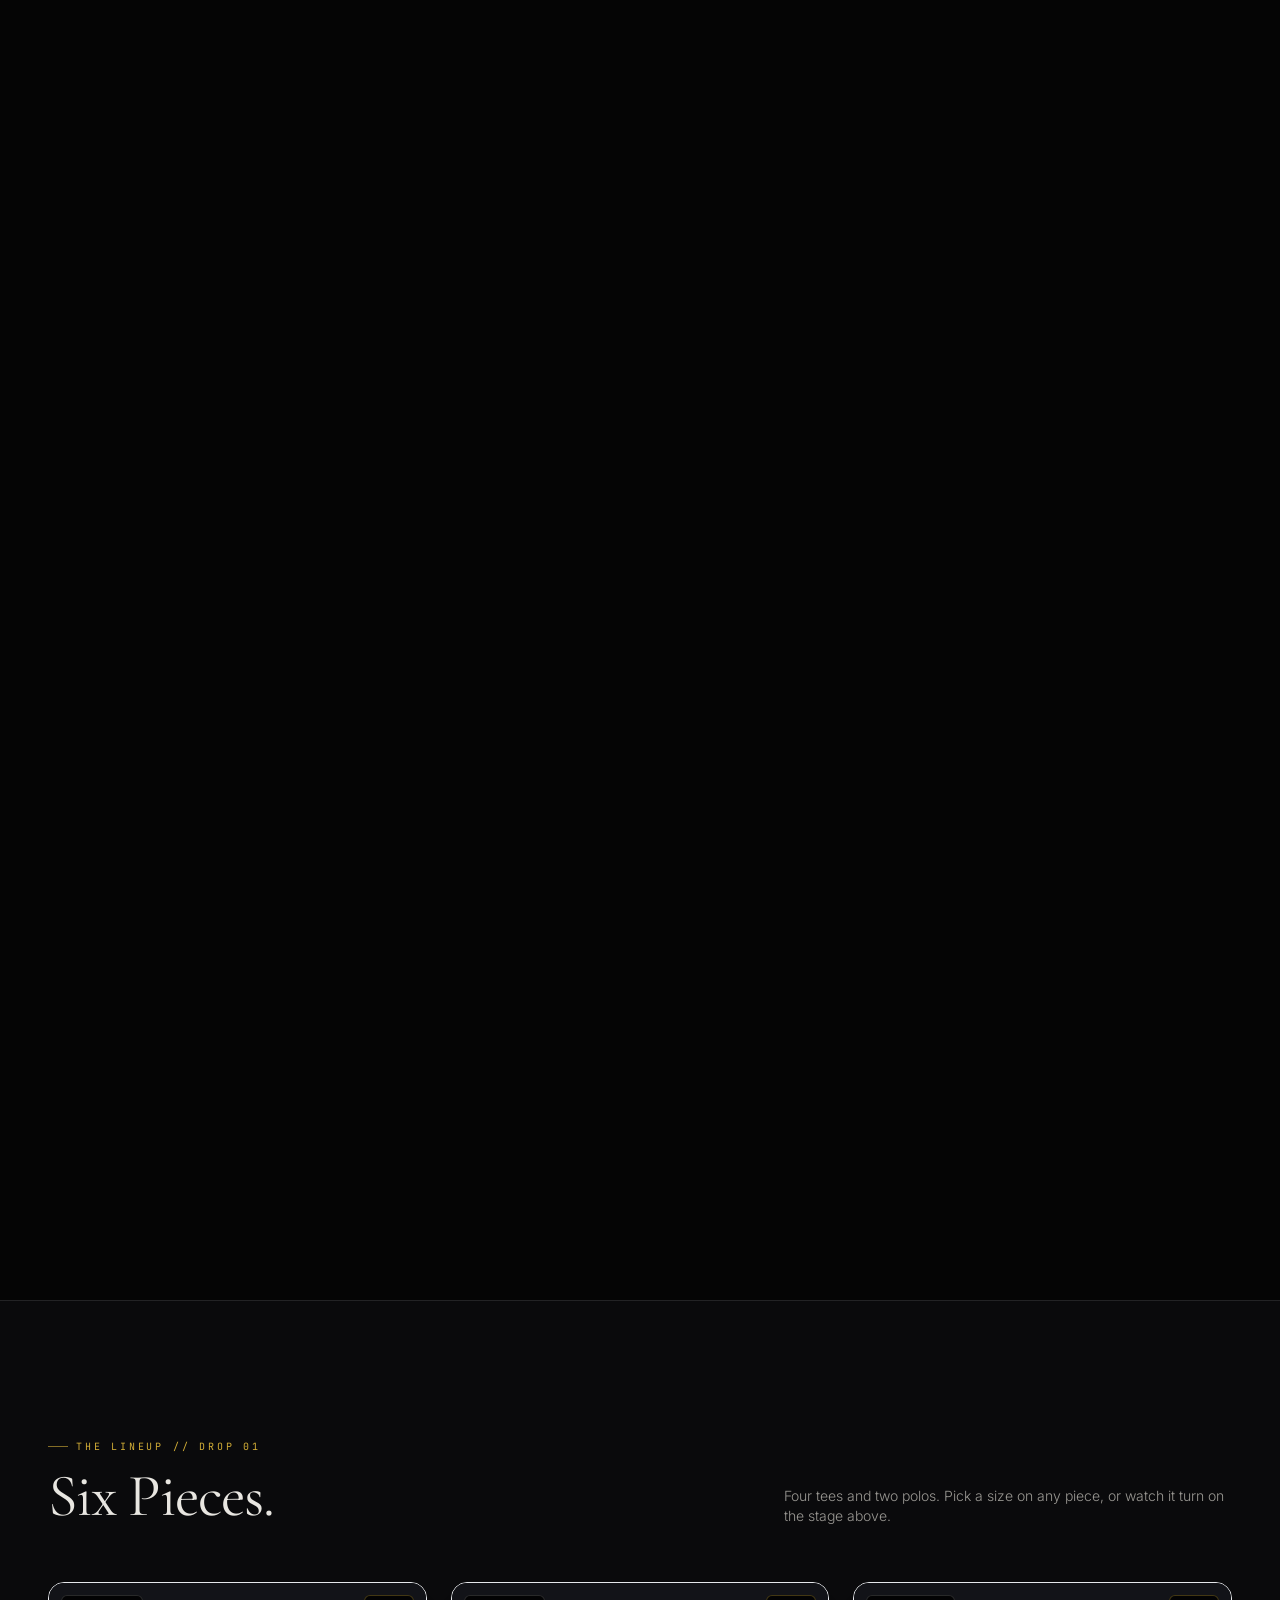
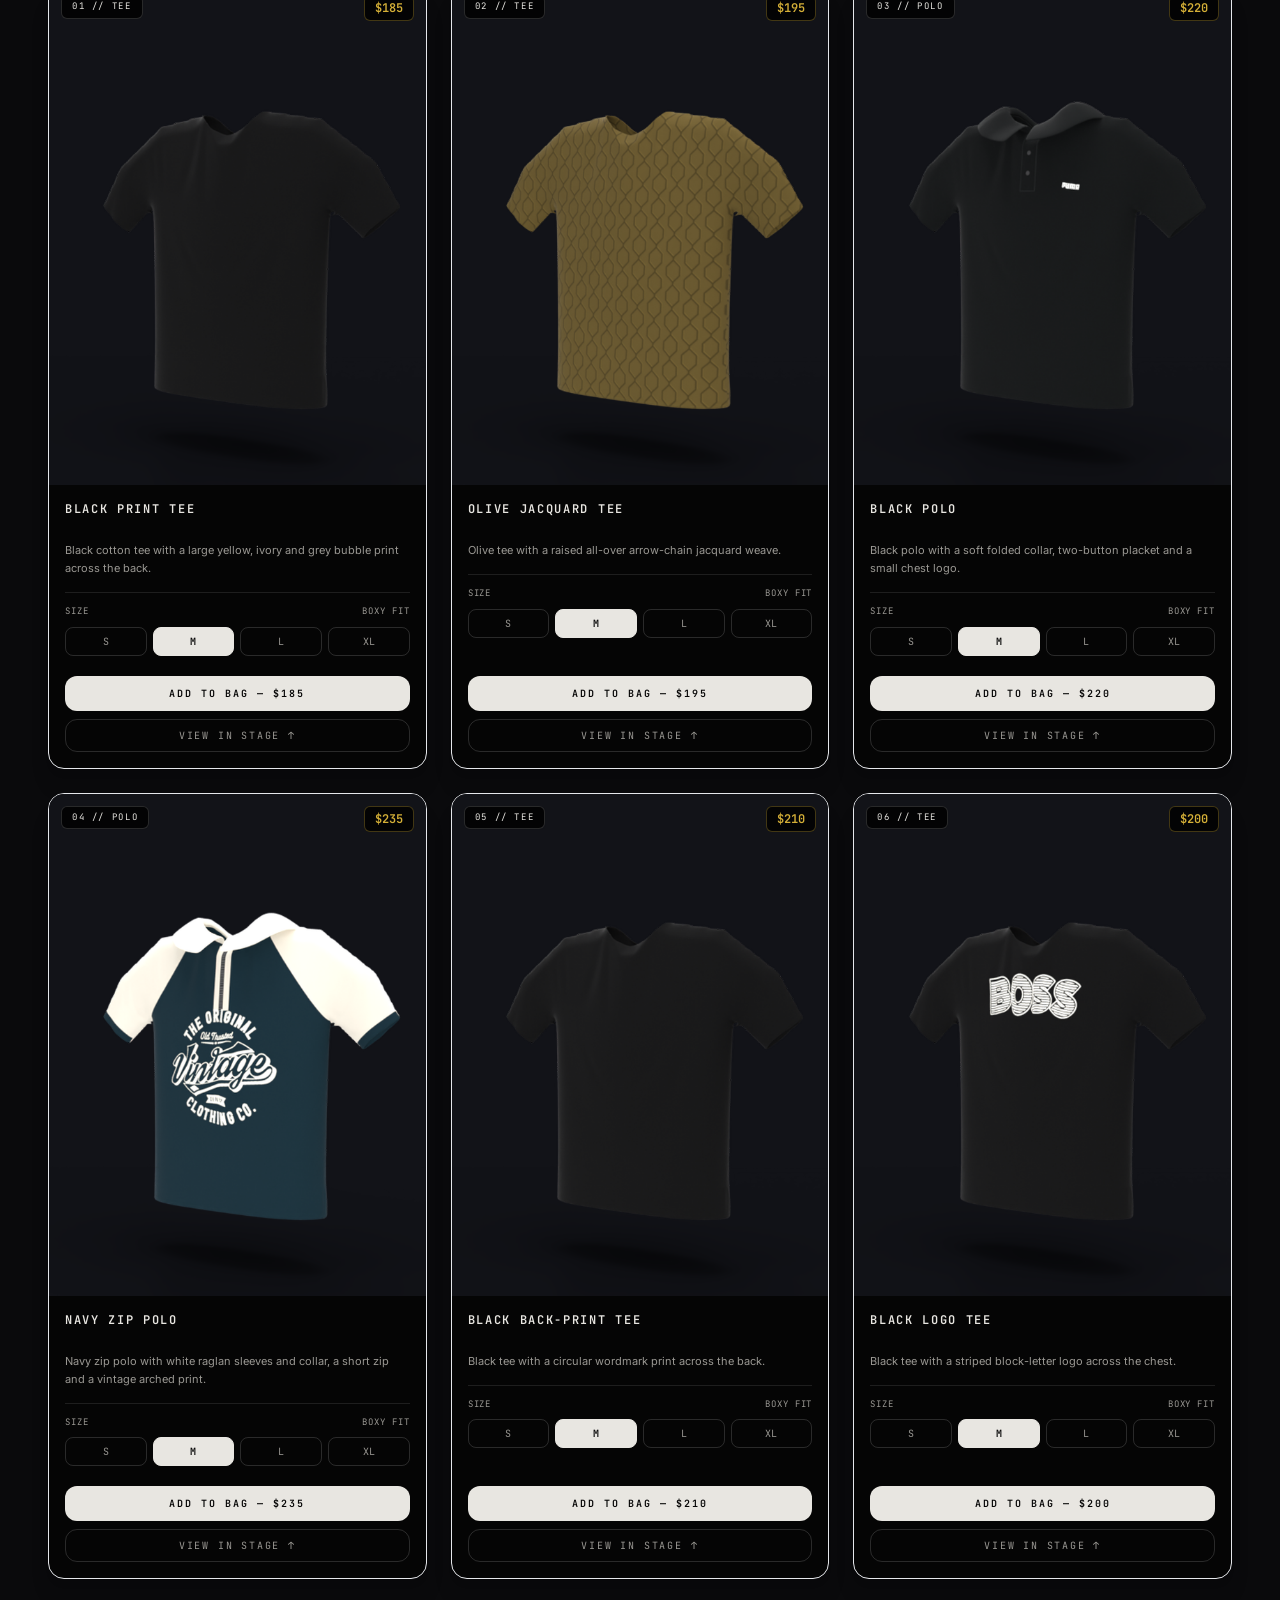
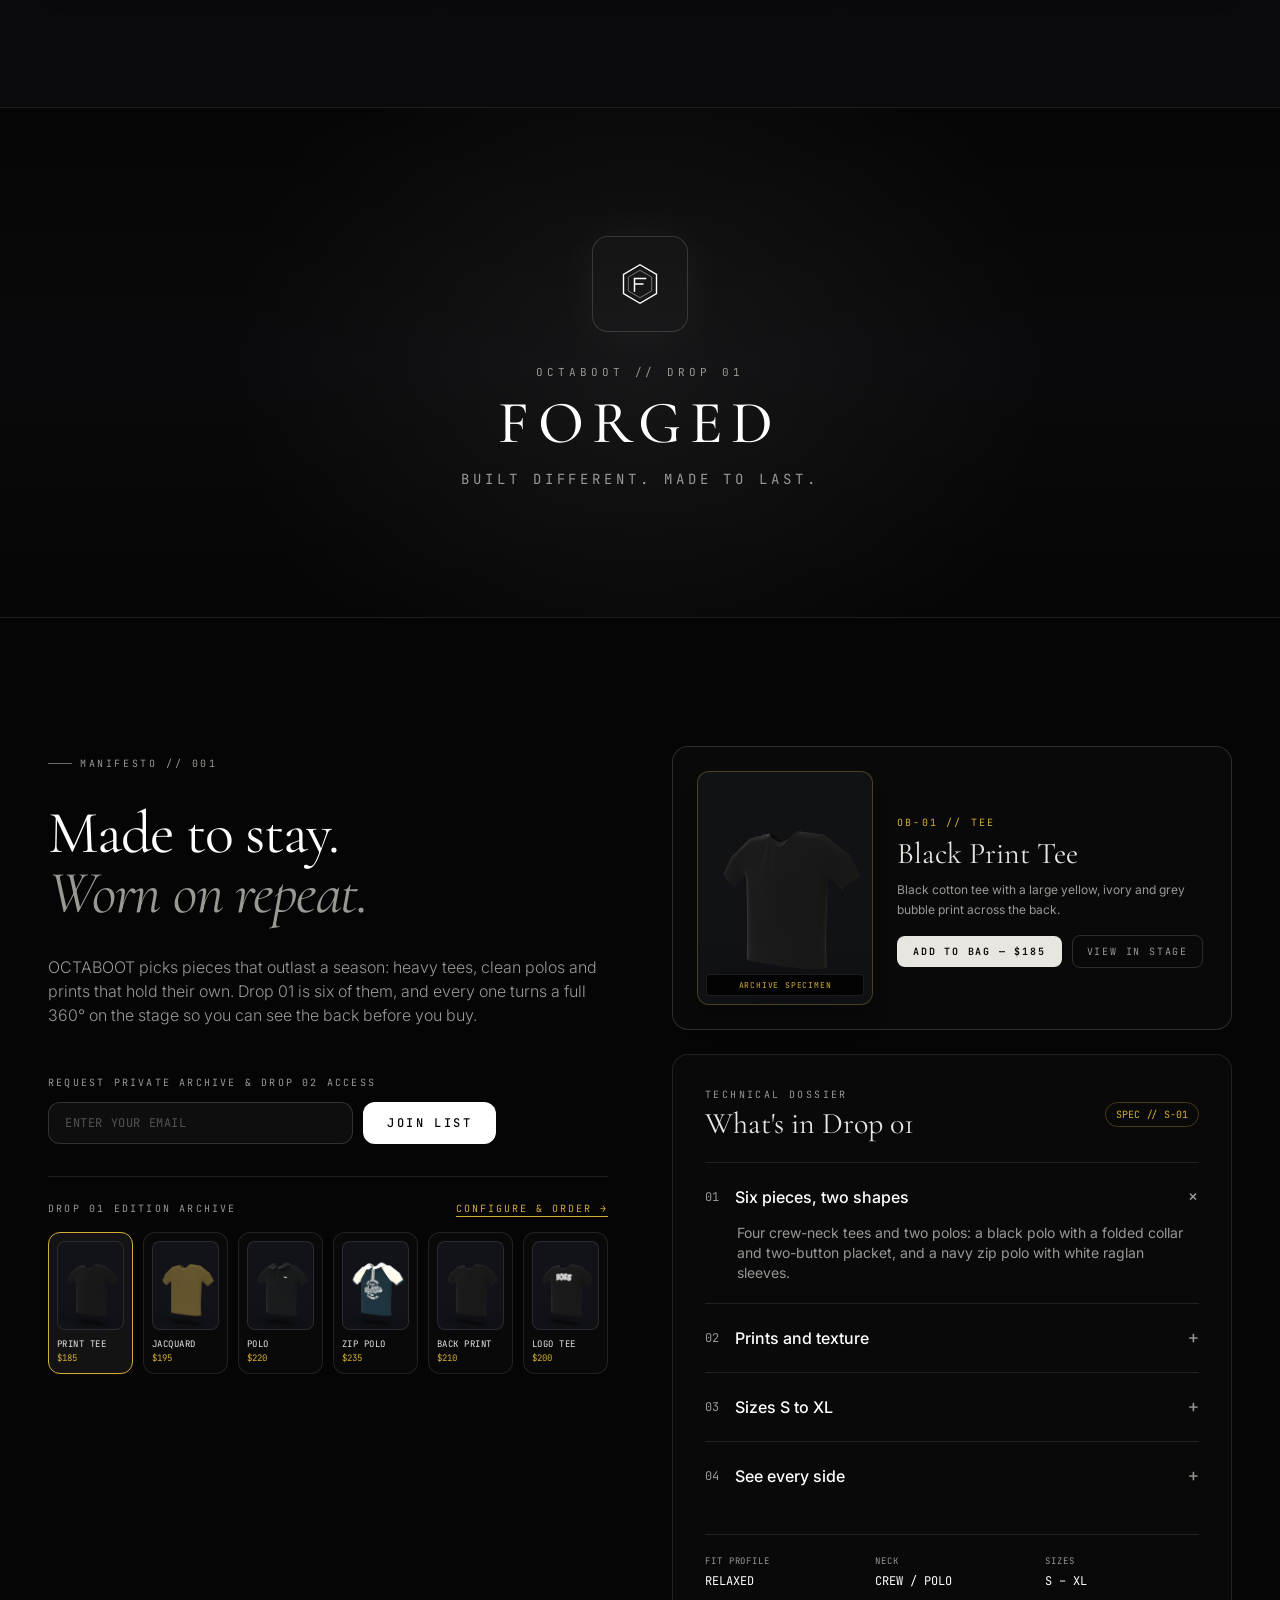
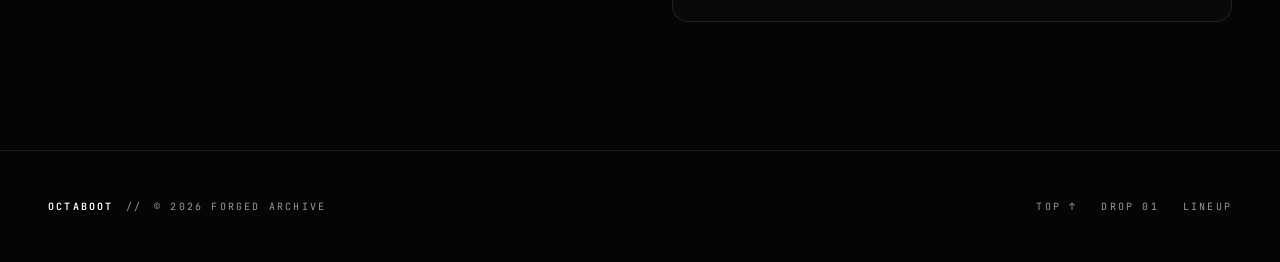
<file: public/drop/v1.html>
<!DOCTYPE html>
<html lang="en" class="dark scroll-smooth">
<head>
  <meta charset="UTF-8" />
  <meta name="viewport" content="width=device-width, initial-scale=1.0" />
  <title>OCTABOOT Drop 01</title>
  <style>*,:after,:before{--tw-border-spacing-x:0;--tw-border-spacing-y:0;--tw-translate-x:0;--tw-translate-y:0;--tw-rotate:0;--tw-skew-x:0;--tw-skew-y:0;--tw-scale-x:1;--tw-scale-y:1;--tw-pan-x: ;--tw-pan-y: ;--tw-pinch-zoom: ;--tw-scroll-snap-strictness:proximity;--tw-gradient-from-position: ;--tw-gradient-via-position: ;--tw-gradient-to-position: ;--tw-ordinal: ;--tw-slashed-zero: ;--tw-numeric-figure: ;--tw-numeric-spacing: ;--tw-numeric-fraction: ;--tw-ring-inset: ;--tw-ring-offset-width:0px;--tw-ring-offset-color:#fff;--tw-ring-color:rgba(59,130,246,.5);--tw-ring-offset-shadow:0 0 #0000;--tw-ring-shadow:0 0 #0000;--tw-shadow:0 0 #0000;--tw-shadow-colored:0 0 #0000;--tw-blur: ;--tw-brightness: ;--tw-contrast: ;--tw-grayscale: ;--tw-hue-rotate: ;--tw-invert: ;--tw-saturate: ;--tw-sepia: ;--tw-drop-shadow: ;--tw-backdrop-blur: ;--tw-backdrop-brightness: ;--tw-backdrop-contrast: ;--tw-backdrop-grayscale: ;--tw-backdrop-hue-rotate: ;--tw-backdrop-invert: ;--tw-backdrop-opacity: ;--tw-backdrop-saturate: ;--tw-backdrop-sepia: ;--tw-contain-size: ;--tw-contain-layout: ;--tw-contain-paint: ;--tw-contain-style: }::backdrop{--tw-border-spacing-x:0;--tw-border-spacing-y:0;--tw-translate-x:0;--tw-translate-y:0;--tw-rotate:0;--tw-skew-x:0;--tw-skew-y:0;--tw-scale-x:1;--tw-scale-y:1;--tw-pan-x: ;--tw-pan-y: ;--tw-pinch-zoom: ;--tw-scroll-snap-strictness:proximity;--tw-gradient-from-position: ;--tw-gradient-via-position: ;--tw-gradient-to-position: ;--tw-ordinal: ;--tw-slashed-zero: ;--tw-numeric-figure: ;--tw-numeric-spacing: ;--tw-numeric-fraction: ;--tw-ring-inset: ;--tw-ring-offset-width:0px;--tw-ring-offset-color:#fff;--tw-ring-color:rgba(59,130,246,.5);--tw-ring-offset-shadow:0 0 #0000;--tw-ring-shadow:0 0 #0000;--tw-shadow:0 0 #0000;--tw-shadow-colored:0 0 #0000;--tw-blur: ;--tw-brightness: ;--tw-contrast: ;--tw-grayscale: ;--tw-hue-rotate: ;--tw-invert: ;--tw-saturate: ;--tw-sepia: ;--tw-drop-shadow: ;--tw-backdrop-blur: ;--tw-backdrop-brightness: ;--tw-backdrop-contrast: ;--tw-backdrop-grayscale: ;--tw-backdrop-hue-rotate: ;--tw-backdrop-invert: ;--tw-backdrop-opacity: ;--tw-backdrop-saturate: ;--tw-backdrop-sepia: ;--tw-contain-size: ;--tw-contain-layout: ;--tw-contain-paint: ;--tw-contain-style: }/*! tailwindcss v3.4.17 | MIT License | https://tailwindcss.com*/*,:after,:before{box-sizing:border-box;border:0 solid #e5e7eb}:after,:before{--tw-content:""}:host,html{line-height:1.5;-webkit-text-size-adjust:100%;-moz-tab-size:4;-o-tab-size:4;tab-size:4;font-family:Inter,system-ui,sans-serif;font-feature-settings:normal;font-variation-settings:normal;-webkit-tap-highlight-color:transparent}body{margin:0;line-height:inherit}hr{height:0;color:inherit;border-top-width:1px}abbr:where([title]){-webkit-text-decoration:underline dotted;text-decoration:underline dotted}h1,h2,h3,h4,h5,h6{font-size:inherit;font-weight:inherit}a{color:inherit;text-decoration:inherit}b,strong{font-weight:bolder}code,kbd,pre,samp{font-family:JetBrains Mono,monospace;font-feature-settings:normal;font-variation-settings:normal;font-size:1em}small{font-size:80%}sub,sup{font-size:75%;line-height:0;position:relative;vertical-align:baseline}sub{bottom:-.25em}sup{top:-.5em}table{text-indent:0;border-color:inherit;border-collapse:collapse}button,input,optgroup,select,textarea{font-family:inherit;font-feature-settings:inherit;font-variation-settings:inherit;font-size:100%;font-weight:inherit;line-height:inherit;letter-spacing:inherit;color:inherit;margin:0;padding:0}button,select{text-transform:none}button,input:where([type=button]),input:where([type=reset]),input:where([type=submit]){-webkit-appearance:button;background-color:transparent;background-image:none}:-moz-focusring{outline:auto}:-moz-ui-invalid{box-shadow:none}progress{vertical-align:baseline}::-webkit-inner-spin-button,::-webkit-outer-spin-button{height:auto}[type=search]{-webkit-appearance:textfield;outline-offset:-2px}::-webkit-search-decoration{-webkit-appearance:none}::-webkit-file-upload-button{-webkit-appearance:button;font:inherit}summary{display:list-item}blockquote,dd,dl,figure,h1,h2,h3,h4,h5,h6,hr,p,pre{margin:0}fieldset{margin:0}fieldset,legend{padding:0}menu,ol,ul{list-style:none;margin:0;padding:0}dialog{padding:0}textarea{resize:vertical}input::-moz-placeholder,textarea::-moz-placeholder{opacity:1;color:#9ca3af}input::placeholder,textarea::placeholder{opacity:1;color:#9ca3af}[role=button],button{cursor:pointer}:disabled{cursor:default}audio,canvas,embed,iframe,img,object,svg,video{display:block;vertical-align:middle}img,video{max-width:100%;height:auto}[hidden]:where(:not([hidden=until-found])){display:none}.container{width:100%}@media (min-width:640px){.container{max-width:640px}}@media (min-width:768px){.container{max-width:768px}}@media (min-width:1024px){.container{max-width:1024px}}@media (min-width:1280px){.container{max-width:1280px}}@media (min-width:1536px){.container{max-width:1536px}}.pointer-events-none{pointer-events:none}.pointer-events-auto{pointer-events:auto}.fixed{position:fixed}.absolute{position:absolute}.relative{position:relative}.sticky{position:sticky}.inset-0{inset:0}.inset-x-0{left:0;right:0}.bottom-0{bottom:0}.bottom-2{bottom:.5rem}.bottom-3{bottom:.75rem}.bottom-\[118px\]{bottom:118px}.left-0{left:0}.left-2{left:.5rem}.left-3{left:.75rem}.right-0{right:0}.right-2{right:.5rem}.right-3{right:.75rem}.top-0{top:0}.top-3{top:.75rem}.top-\[20\%\]{top:20%}.top-\[56\%\]{top:56%}.z-0{z-index:0}.z-10{z-index:10}.z-20{z-index:20}.z-30{z-index:30}.z-50{z-index:50}.z-\[12\]{z-index:12}.z-\[2\]{z-index:2}.mx-auto{margin-left:auto;margin-right:auto}.mb-1\.5{margin-bottom:.375rem}.mb-14{margin-bottom:3.5rem}.mb-2{margin-bottom:.5rem}.mb-3{margin-bottom:.75rem}.mb-4{margin-bottom:1rem}.mb-8{margin-bottom:2rem}.ml-2{margin-left:.5rem}.ml-auto{margin-left:auto}.mt-0\.5{margin-top:.125rem}.mt-1{margin-top:.25rem}.mt-1\.5{margin-top:.375rem}.mt-2{margin-top:.5rem}.mt-2\.5{margin-top:.625rem}.mt-3\.5{margin-top:.875rem}.mt-4{margin-top:1rem}.mt-6{margin-top:1.5rem}.line-clamp-2{overflow:hidden;display:-webkit-box;-webkit-box-orient:vertical;-webkit-line-clamp:2}.block{display:block}.flex{display:flex}.inline-flex{display:inline-flex}.grid{display:grid}.hidden{display:none}.aspect-\[3\/4\]{aspect-ratio:3/4}.h-1{height:.25rem}.h-1\.5{height:.375rem}.h-11{height:2.75rem}.h-12{height:3rem}.h-16{height:4rem}.h-20{height:5rem}.h-5{height:1.25rem}.h-64{height:16rem}.h-9{height:2.25rem}.h-\[1px\]{height:1px}.h-\[500vh\]{height:500vh}.h-full{height:100%}.h-screen{height:100vh}.max-h-44{max-height:11rem}.min-h-\[2\.2rem\]{min-height:2.2rem}.w-0{width:0}.w-1\.5{width:.375rem}.w-10{width:2.5rem}.w-11{width:2.75rem}.w-20{width:5rem}.w-4{width:1rem}.w-40{width:10rem}.w-48{width:12rem}.w-5{width:1.25rem}.w-6{width:1.5rem}.w-9{width:2.25rem}.w-\[265px\]{width:265px}.w-full{width:100%}.max-w-4xl{max-width:56rem}.max-w-7xl{max-width:80rem}.max-w-full{max-width:100%}.max-w-lg{max-width:32rem}.max-w-md{max-width:28rem}.max-w-xl{max-width:36rem}.max-w-xs{max-width:20rem}.flex-1{flex:1 1 0%}.shrink-0{flex-shrink:0}.translate-x-full{--tw-translate-x:100%}.translate-x-full,.translate-y-2{transform:translate(var(--tw-translate-x),var(--tw-translate-y)) rotate(var(--tw-rotate)) skewX(var(--tw-skew-x)) skewY(var(--tw-skew-y)) scaleX(var(--tw-scale-x)) scaleY(var(--tw-scale-y))}.translate-y-2{--tw-translate-y:0.5rem}.scale-100{--tw-scale-x:1;--tw-scale-y:1}.scale-100,.scale-105{transform:translate(var(--tw-translate-x),var(--tw-translate-y)) rotate(var(--tw-rotate)) skewX(var(--tw-skew-x)) skewY(var(--tw-skew-y)) scaleX(var(--tw-scale-x)) scaleY(var(--tw-scale-y))}.scale-105{--tw-scale-x:1.05;--tw-scale-y:1.05}.transform{transform:translate(var(--tw-translate-x),var(--tw-translate-y)) rotate(var(--tw-rotate)) skewX(var(--tw-skew-x)) skewY(var(--tw-skew-y)) scaleX(var(--tw-scale-x)) scaleY(var(--tw-scale-y))}@keyframes ping{75%,to{transform:scale(2);opacity:0}}.animate-ping{animation:ping 1s cubic-bezier(0,0,.2,1) infinite}@keyframes pulse{50%{opacity:.5}}.animate-pulse{animation:pulse 2s cubic-bezier(.4,0,.6,1) infinite}.cursor-pointer{cursor:pointer}.resize{resize:both}.grid-cols-1{grid-template-columns:repeat(1,minmax(0,1fr))}.grid-cols-3{grid-template-columns:repeat(3,minmax(0,1fr))}.grid-cols-4{grid-template-columns:repeat(4,minmax(0,1fr))}.flex-col{flex-direction:column}.flex-wrap{flex-wrap:wrap}.items-start{align-items:flex-start}.items-center{align-items:center}.justify-center{justify-content:center}.justify-between{justify-content:space-between}.gap-1\.5{gap:.375rem}.gap-14{gap:3.5rem}.gap-2{gap:.5rem}.gap-2\.5{gap:.625rem}.gap-3{gap:.75rem}.gap-4{gap:1rem}.gap-6{gap:1.5rem}.space-y-2\.5>:not([hidden])~:not([hidden]){--tw-space-y-reverse:0;margin-top:calc(.625rem*(1 - var(--tw-space-y-reverse)));margin-bottom:calc(.625rem*var(--tw-space-y-reverse))}.space-y-6>:not([hidden])~:not([hidden]){--tw-space-y-reverse:0;margin-top:calc(1.5rem*(1 - var(--tw-space-y-reverse)));margin-bottom:calc(1.5rem*var(--tw-space-y-reverse))}.space-y-8>:not([hidden])~:not([hidden]){--tw-space-y-reverse:0;margin-top:calc(2rem*(1 - var(--tw-space-y-reverse)));margin-bottom:calc(2rem*var(--tw-space-y-reverse))}.divide-y>:not([hidden])~:not([hidden]){--tw-divide-y-reverse:0;border-top-width:calc(1px*(1 - var(--tw-divide-y-reverse)));border-bottom-width:calc(1px*var(--tw-divide-y-reverse))}.divide-white\/10>:not([hidden])~:not([hidden]){border-color:hsla(0,0%,100%,.1)}.overflow-hidden{overflow:hidden}.overflow-x-auto{overflow-x:auto}.overflow-y-auto{overflow-y:auto}.scroll-smooth{scroll-behavior:smooth}.truncate{overflow:hidden;text-overflow:ellipsis;white-space:nowrap}.rounded{border-radius:.25rem}.rounded-2xl{border-radius:1rem}.rounded-full{border-radius:9999px}.rounded-lg{border-radius:.5rem}.rounded-md{border-radius:.375rem}.rounded-xl{border-radius:.75rem}.border{border-width:1px}.border-b{border-bottom-width:1px}.border-l{border-left-width:1px}.border-t{border-top-width:1px}.border-dashed{border-style:dashed}.border-bone{--tw-border-opacity:1;border-color:rgb(232 230 225/var(--tw-border-opacity,1))}.border-ember\/50{border-color:rgba(255,59,0,.5)}.border-gold{--tw-border-opacity:1;border-color:rgb(212 175 55/var(--tw-border-opacity,1))}.border-gold\/30{border-color:rgba(212,175,55,.3)}.border-gold\/35{border-color:rgba(212,175,55,.35)}.border-gold\/40{border-color:rgba(212,175,55,.4)}.border-white{--tw-border-opacity:1;border-color:rgb(255 255 255/var(--tw-border-opacity,1))}.border-white\/10{border-color:hsla(0,0%,100%,.1)}.border-white\/15{border-color:hsla(0,0%,100%,.15)}.bg-\[\#090a0e\]{--tw-bg-opacity:1;background-color:rgb(9 10 14/var(--tw-bg-opacity,1))}.bg-\[\#111216\]{--tw-bg-opacity:1;background-color:rgb(17 18 22/var(--tw-bg-opacity,1))}.bg-\[\#121318\]{--tw-bg-opacity:1;background-color:rgb(18 19 24/var(--tw-bg-opacity,1))}.bg-black\/75{background-color:rgba(0,0,0,.75)}.bg-black\/80{background-color:rgba(0,0,0,.8)}.bg-black\/85{background-color:rgba(0,0,0,.85)}.bg-bone{--tw-bg-opacity:1;background-color:rgb(232 230 225/var(--tw-bg-opacity,1))}.bg-ember{--tw-bg-opacity:1;background-color:rgb(255 59 0/var(--tw-bg-opacity,1))}.bg-ember\/70{background-color:rgba(255,59,0,.7)}.bg-emerald-400{--tw-bg-opacity:1;background-color:rgb(52 211 153/var(--tw-bg-opacity,1))}.bg-gold{--tw-bg-opacity:1;background-color:rgb(212 175 55/var(--tw-bg-opacity,1))}.bg-gold\/60{background-color:rgba(212,175,55,.6)}.bg-gold\/70{background-color:rgba(212,175,55,.7)}.bg-obsidian{--tw-bg-opacity:1;background-color:rgb(5 5 5/var(--tw-bg-opacity,1))}.bg-obsidian\/70{background-color:rgba(5,5,5,.7)}.bg-obsidian\/80{background-color:rgba(5,5,5,.8)}.bg-transparent{background-color:transparent}.bg-void{--tw-bg-opacity:1;background-color:rgb(10 10 12/var(--tw-bg-opacity,1))}.bg-void\/80{background-color:rgba(10,10,12,.8)}.bg-void\/90{background-color:rgba(10,10,12,.9)}.bg-white{--tw-bg-opacity:1;background-color:rgb(255 255 255/var(--tw-bg-opacity,1))}.bg-white\/10{background-color:hsla(0,0%,100%,.1)}.bg-white\/40{background-color:hsla(0,0%,100%,.4)}.bg-white\/5{background-color:hsla(0,0%,100%,.05)}.bg-white\/\[0\.02\]{background-color:hsla(0,0%,100%,.02)}.bg-white\/\[0\.03\]{background-color:hsla(0,0%,100%,.03)}.bg-white\/\[0\.04\]{background-color:hsla(0,0%,100%,.04)}.bg-white\/\[0\.06\]{background-color:hsla(0,0%,100%,.06)}.bg-gradient-to-b{background-image:linear-gradient(to bottom,var(--tw-gradient-stops))}.from-obsidian{--tw-gradient-from:#050505 var(--tw-gradient-from-position);--tw-gradient-to:rgba(5,5,5,0) var(--tw-gradient-to-position);--tw-gradient-stops:var(--tw-gradient-from),var(--tw-gradient-to)}.via-void{--tw-gradient-to:rgba(10,10,12,0) var(--tw-gradient-to-position);--tw-gradient-stops:var(--tw-gradient-from),#0a0a0c var(--tw-gradient-via-position),var(--tw-gradient-to)}.to-obsidian{--tw-gradient-to:#050505 var(--tw-gradient-to-position)}.object-cover{-o-object-fit:cover;object-fit:cover}.object-center{-o-object-position:center;object-position:center}.p-1\.5{padding:.375rem}.p-2{padding:.5rem}.p-2\.5{padding:.625rem}.p-4{padding:1rem}.p-5{padding:1.25rem}.p-6{padding:1.5rem}.px-2{padding-left:.5rem;padding-right:.5rem}.px-2\.5{padding-left:.625rem;padding-right:.625rem}.px-3{padding-left:.75rem;padding-right:.75rem}.px-3\.5{padding-left:.875rem;padding-right:.875rem}.px-4{padding-left:1rem;padding-right:1rem}.px-5{padding-left:1.25rem;padding-right:1.25rem}.px-6{padding-left:1.5rem;padding-right:1.5rem}.px-8{padding-left:2rem;padding-right:2rem}.py-1{padding-top:.25rem;padding-bottom:.25rem}.py-1\.5{padding-top:.375rem;padding-bottom:.375rem}.py-12{padding-top:3rem;padding-bottom:3rem}.py-2{padding-top:.5rem;padding-bottom:.5rem}.py-2\.5{padding-top:.625rem;padding-bottom:.625rem}.py-24{padding-top:6rem;padding-bottom:6rem}.py-3{padding-top:.75rem;padding-bottom:.75rem}.py-3\.5{padding-top:.875rem;padding-bottom:.875rem}.py-4{padding-top:1rem;padding-bottom:1rem}.py-5{padding-top:1.25rem;padding-bottom:1.25rem}.pb-0\.5{padding-bottom:.125rem}.pb-4{padding-bottom:1rem}.pb-5{padding-bottom:1.25rem}.pb-6{padding-bottom:1.5rem}.pl-8{padding-left:2rem}.pr-1{padding-right:.25rem}.pt-1{padding-top:.25rem}.pt-20{padding-top:5rem}.pt-3{padding-top:.75rem}.pt-3\.5{padding-top:.875rem}.pt-4{padding-top:1rem}.pt-5{padding-top:1.25rem}.pt-6{padding-top:1.5rem}.text-left{text-align:left}.text-center{text-align:center}.text-right{text-align:right}.font-mono{font-family:JetBrains Mono,monospace}.font-serif{font-family:Cormorant Garamond,Georgia,serif}.text-2xl{font-size:1.5rem;line-height:2rem}.text-3xl{font-size:1.875rem;line-height:2.25rem}.text-4xl{font-size:2.25rem;line-height:2.5rem}.text-\[10px\]{font-size:10px}.text-\[11px\]{font-size:11px}.text-\[8px\]{font-size:8px}.text-\[9px\]{font-size:9px}.text-lg{font-size:1.125rem;line-height:1.75rem}.text-sm{font-size:.875rem;line-height:1.25rem}.text-xs{font-size:.75rem;line-height:1rem}.font-light{font-weight:300}.font-medium{font-weight:500}.font-normal{font-weight:400}.font-semibold{font-weight:600}.uppercase{text-transform:uppercase}.italic{font-style:italic}.leading-\[0\.96\]{line-height:.96}.leading-\[1\.02\]{line-height:1.02}.leading-\[1\.03\]{line-height:1.03}.leading-relaxed{line-height:1.625}.leading-snug{line-height:1.375}.tracking-\[-0\.02em\]{letter-spacing:-.02em}.tracking-\[0\.14em\]{letter-spacing:.14em}.tracking-\[0\.16em\]{letter-spacing:.16em}.tracking-\[0\.18em\]{letter-spacing:.18em}.tracking-\[0\.22em\]{letter-spacing:.22em}.tracking-\[0\.24em\]{letter-spacing:.24em}.tracking-\[0\.25em\]{letter-spacing:.25em}.tracking-\[0\.26em\]{letter-spacing:.26em}.tracking-\[0\.28em\]{letter-spacing:.28em}.tracking-\[0\.2em\]{letter-spacing:.2em}.tracking-\[0\.36em\]{letter-spacing:.36em}.tracking-wider{letter-spacing:.05em}.tracking-widest{letter-spacing:.1em}.text-bone{--tw-text-opacity:1;color:rgb(232 230 225/var(--tw-text-opacity,1))}.text-bone\/90{color:hsla(43,13%,90%,.9)}.text-ember{--tw-text-opacity:1;color:rgb(255 59 0/var(--tw-text-opacity,1))}.text-emerald-400{--tw-text-opacity:1;color:rgb(52 211 153/var(--tw-text-opacity,1))}.text-gold{--tw-text-opacity:1;color:rgb(212 175 55/var(--tw-text-opacity,1))}.text-obsidian{--tw-text-opacity:1;color:rgb(5 5 5/var(--tw-text-opacity,1))}.text-silver{--tw-text-opacity:1;color:rgb(154 152 147/var(--tw-text-opacity,1))}.text-silver\/50{color:hsla(43,3%,59%,.5)}.text-silver\/60{color:hsla(43,3%,59%,.6)}.text-silver\/70{color:hsla(43,3%,59%,.7)}.text-white{--tw-text-opacity:1;color:rgb(255 255 255/var(--tw-text-opacity,1))}.underline{text-decoration-line:underline}.underline-offset-4{text-underline-offset:4px}.antialiased{-webkit-font-smoothing:antialiased;-moz-osx-font-smoothing:grayscale}.opacity-0{opacity:0}.opacity-100{opacity:1}.shadow-2xl{--tw-shadow:0 25px 50px -12px rgba(0,0,0,.25);--tw-shadow-colored:0 25px 50px -12px var(--tw-shadow-color)}.shadow-2xl,.shadow-\[0_0_30px_rgba\(255\2c 255\2c 255\2c 0\.15\)\]{box-shadow:var(--tw-ring-offset-shadow,0 0 #0000),var(--tw-ring-shadow,0 0 #0000),var(--tw-shadow)}.shadow-\[0_0_30px_rgba\(255\2c 255\2c 255\2c 0\.15\)\]{--tw-shadow:0 0 30px hsla(0,0%,100%,.15);--tw-shadow-colored:0 0 30px var(--tw-shadow-color)}.shadow-\[0_0_50px_rgba\(255\2c 255\2c 255\2c 0\.05\)\]{--tw-shadow:0 0 50px hsla(0,0%,100%,.05);--tw-shadow-colored:0 0 50px var(--tw-shadow-color);box-shadow:var(--tw-ring-offset-shadow,0 0 #0000),var(--tw-ring-shadow,0 0 #0000),var(--tw-shadow)}.shadow-\[0_30px_90px_rgba\(0\2c 0\2c 0\2c 0\.95\)\2c 0_0_55px_rgba\(212\2c 175\2c 55\2c 0\.12\)\]{--tw-shadow:0 30px 90px rgba(0,0,0,.95),0 0 55px rgba(212,175,55,.12);--tw-shadow-colored:0 30px 90px var(--tw-shadow-color),0 0 55px var(--tw-shadow-color);box-shadow:var(--tw-ring-offset-shadow,0 0 #0000),var(--tw-ring-shadow,0 0 #0000),var(--tw-shadow)}.shadow-lg{--tw-shadow:0 10px 15px -3px rgba(0,0,0,.1),0 4px 6px -4px rgba(0,0,0,.1);--tw-shadow-colored:0 10px 15px -3px var(--tw-shadow-color),0 4px 6px -4px var(--tw-shadow-color)}.shadow-lg,.shadow-xl{box-shadow:var(--tw-ring-offset-shadow,0 0 #0000),var(--tw-ring-shadow,0 0 #0000),var(--tw-shadow)}.shadow-xl{--tw-shadow:0 20px 25px -5px rgba(0,0,0,.1),0 8px 10px -6px rgba(0,0,0,.1);--tw-shadow-colored:0 20px 25px -5px var(--tw-shadow-color),0 8px 10px -6px var(--tw-shadow-color)}.blur{--tw-blur:blur(8px)}.blur,.filter{filter:var(--tw-blur) var(--tw-brightness) var(--tw-contrast) var(--tw-grayscale) var(--tw-hue-rotate) var(--tw-invert) var(--tw-saturate) var(--tw-sepia) var(--tw-drop-shadow)}.backdrop-blur-md{--tw-backdrop-blur:blur(12px)}.backdrop-blur-md,.backdrop-blur-sm{-webkit-backdrop-filter:var(--tw-backdrop-blur) var(--tw-backdrop-brightness) var(--tw-backdrop-contrast) var(--tw-backdrop-grayscale) var(--tw-backdrop-hue-rotate) var(--tw-backdrop-invert) var(--tw-backdrop-opacity) var(--tw-backdrop-saturate) var(--tw-backdrop-sepia);backdrop-filter:var(--tw-backdrop-blur) var(--tw-backdrop-brightness) var(--tw-backdrop-contrast) var(--tw-backdrop-grayscale) var(--tw-backdrop-hue-rotate) var(--tw-backdrop-invert) var(--tw-backdrop-opacity) var(--tw-backdrop-saturate) var(--tw-backdrop-sepia)}.backdrop-blur-sm{--tw-backdrop-blur:blur(4px)}.backdrop-filter{-webkit-backdrop-filter:var(--tw-backdrop-blur) var(--tw-backdrop-brightness) var(--tw-backdrop-contrast) var(--tw-backdrop-grayscale) var(--tw-backdrop-hue-rotate) var(--tw-backdrop-invert) var(--tw-backdrop-opacity) var(--tw-backdrop-saturate) var(--tw-backdrop-sepia);backdrop-filter:var(--tw-backdrop-blur) var(--tw-backdrop-brightness) var(--tw-backdrop-contrast) var(--tw-backdrop-grayscale) var(--tw-backdrop-hue-rotate) var(--tw-backdrop-invert) var(--tw-backdrop-opacity) var(--tw-backdrop-saturate) var(--tw-backdrop-sepia)}.transition{transition-property:color,background-color,border-color,text-decoration-color,fill,stroke,opacity,box-shadow,transform,filter,-webkit-backdrop-filter;transition-property:color,background-color,border-color,text-decoration-color,fill,stroke,opacity,box-shadow,transform,filter,backdrop-filter;transition-property:color,background-color,border-color,text-decoration-color,fill,stroke,opacity,box-shadow,transform,filter,backdrop-filter,-webkit-backdrop-filter;transition-timing-function:cubic-bezier(.4,0,.2,1);transition-duration:.15s}.transition-all{transition-property:all;transition-timing-function:cubic-bezier(.4,0,.2,1);transition-duration:.15s}.transition-colors{transition-property:color,background-color,border-color,text-decoration-color,fill,stroke;transition-timing-function:cubic-bezier(.4,0,.2,1);transition-duration:.15s}.transition-opacity{transition-property:opacity;transition-timing-function:cubic-bezier(.4,0,.2,1);transition-duration:.15s}.transition-transform{transition-property:transform;transition-timing-function:cubic-bezier(.4,0,.2,1);transition-duration:.15s}.duration-300{transition-duration:.3s}.duration-500{transition-duration:.5s}.duration-700{transition-duration:.7s}.ease-\[cubic-bezier\(0\.16\2c 1\2c 0\.3\2c 1\)\]{transition-timing-function:cubic-bezier(.16,1,.3,1)}.selection\:bg-white ::-moz-selection{--tw-bg-opacity:1;background-color:rgb(255 255 255/var(--tw-bg-opacity,1))}.selection\:bg-white ::selection{--tw-bg-opacity:1;background-color:rgb(255 255 255/var(--tw-bg-opacity,1))}.selection\:text-obsidian ::-moz-selection{--tw-text-opacity:1;color:rgb(5 5 5/var(--tw-text-opacity,1))}.selection\:text-obsidian ::selection{--tw-text-opacity:1;color:rgb(5 5 5/var(--tw-text-opacity,1))}.selection\:bg-white::-moz-selection{--tw-bg-opacity:1;background-color:rgb(255 255 255/var(--tw-bg-opacity,1))}.selection\:bg-white::selection{--tw-bg-opacity:1;background-color:rgb(255 255 255/var(--tw-bg-opacity,1))}.selection\:text-obsidian::-moz-selection{--tw-text-opacity:1;color:rgb(5 5 5/var(--tw-text-opacity,1))}.selection\:text-obsidian::selection{--tw-text-opacity:1;color:rgb(5 5 5/var(--tw-text-opacity,1))}.placeholder\:text-silver\/50::-moz-placeholder{color:hsla(43,3%,59%,.5)}.placeholder\:text-silver\/50::placeholder{color:hsla(43,3%,59%,.5)}.hover\:border-gold\/50:hover{border-color:rgba(212,175,55,.5)}.hover\:border-gold\/70:hover{border-color:rgba(212,175,55,.7)}.hover\:border-white\/40:hover{border-color:hsla(0,0%,100%,.4)}.hover\:border-white\/50:hover{border-color:hsla(0,0%,100%,.5)}.hover\:bg-chrome:hover{--tw-bg-opacity:1;background-color:rgb(212 216 224/var(--tw-bg-opacity,1))}.hover\:bg-gold:hover{--tw-bg-opacity:1;background-color:rgb(212 175 55/var(--tw-bg-opacity,1))}.hover\:bg-white:hover{--tw-bg-opacity:1;background-color:rgb(255 255 255/var(--tw-bg-opacity,1))}.hover\:text-bone:hover{--tw-text-opacity:1;color:rgb(232 230 225/var(--tw-text-opacity,1))}.hover\:text-obsidian:hover{--tw-text-opacity:1;color:rgb(5 5 5/var(--tw-text-opacity,1))}.hover\:text-white:hover{--tw-text-opacity:1;color:rgb(255 255 255/var(--tw-text-opacity,1))}.focus\:border-white\/60:focus{border-color:hsla(0,0%,100%,.6)}.focus\:outline-none:focus{outline:2px solid transparent;outline-offset:2px}.enabled\:border-white:enabled{--tw-border-opacity:1;border-color:rgb(255 255 255/var(--tw-border-opacity,1))}.enabled\:text-white:enabled{--tw-text-opacity:1;color:rgb(255 255 255/var(--tw-text-opacity,1))}.enabled\:hover\:bg-white:hover:enabled{--tw-bg-opacity:1;background-color:rgb(255 255 255/var(--tw-bg-opacity,1))}.enabled\:hover\:text-obsidian:hover:enabled{--tw-text-opacity:1;color:rgb(5 5 5/var(--tw-text-opacity,1))}.disabled\:cursor-not-allowed:disabled{cursor:not-allowed}.group:hover .group-hover\:rotate-90{--tw-rotate:90deg}.group:hover .group-hover\:rotate-90,.group:hover .group-hover\:scale-105{transform:translate(var(--tw-translate-x),var(--tw-translate-y)) rotate(var(--tw-rotate)) skewX(var(--tw-skew-x)) skewY(var(--tw-skew-y)) scaleX(var(--tw-scale-x)) scaleY(var(--tw-scale-y))}.group:hover .group-hover\:scale-105{--tw-scale-x:1.05;--tw-scale-y:1.05}.group:hover .group-hover\:text-chrome{--tw-text-opacity:1;color:rgb(212 216 224/var(--tw-text-opacity,1))}.group:hover .group-hover\:text-obsidian{--tw-text-opacity:1;color:rgb(5 5 5/var(--tw-text-opacity,1))}@media (min-width:640px){.sm\:bottom-\[92px\]{bottom:92px}.sm\:mb-3{margin-bottom:.75rem}.sm\:mb-4{margin-bottom:1rem}.sm\:block{display:block}.sm\:inline-block{display:inline-block}.sm\:h-24{height:6rem}.sm\:w-24{width:6rem}.sm\:w-44{width:11rem}.sm\:w-64{width:16rem}.sm\:w-\[325px\]{width:325px}.sm\:max-w-\[290px\]{max-width:290px}.sm\:grid-cols-2{grid-template-columns:repeat(2,minmax(0,1fr))}.sm\:grid-cols-6{grid-template-columns:repeat(6,minmax(0,1fr))}.sm\:flex-row{flex-direction:row}.sm\:justify-start{justify-content:flex-start}.sm\:gap-7{gap:1.75rem}.sm\:bg-transparent{background-color:transparent}.sm\:p-3\.5{padding:.875rem}.sm\:p-6{padding:1.5rem}.sm\:p-8{padding:2rem}.sm\:px-0{padding-left:0;padding-right:0}.sm\:px-12{padding-left:3rem;padding-right:3rem}.sm\:px-8{padding-left:2rem;padding-right:2rem}.sm\:py-0{padding-top:0;padding-bottom:0}.sm\:py-32{padding-top:8rem;padding-bottom:8rem}.sm\:pb-0{padding-bottom:0}.sm\:pb-9{padding-bottom:2.25rem}.sm\:pt-24{padding-top:6rem}.sm\:text-left{text-align:left}.sm\:text-3xl{font-size:1.875rem;line-height:2.25rem}.sm\:text-5xl{font-size:3rem;line-height:1}.sm\:text-6xl{font-size:3.75rem;line-height:1}.sm\:text-base{font-size:1rem;line-height:1.5rem}.sm\:text-sm{font-size:.875rem;line-height:1.25rem}.sm\:backdrop-blur-none{--tw-backdrop-blur: ;-webkit-backdrop-filter:var(--tw-backdrop-blur) var(--tw-backdrop-brightness) var(--tw-backdrop-contrast) var(--tw-backdrop-grayscale) var(--tw-backdrop-hue-rotate) var(--tw-backdrop-invert) var(--tw-backdrop-opacity) var(--tw-backdrop-saturate) var(--tw-backdrop-sepia);backdrop-filter:var(--tw-backdrop-blur) var(--tw-backdrop-brightness) var(--tw-backdrop-contrast) var(--tw-backdrop-grayscale) var(--tw-backdrop-hue-rotate) var(--tw-backdrop-invert) var(--tw-backdrop-opacity) var(--tw-backdrop-saturate) var(--tw-backdrop-sepia)}}@media (min-width:768px){.md\:block{display:block}.md\:inline-block{display:inline-block}.md\:w-\[365px\]{width:365px}.md\:flex-row{flex-direction:row}.md\:items-end{align-items:flex-end}}@media (min-width:1024px){.lg\:top-1\/2{top:50%}.lg\:col-span-6{grid-column:span 6/span 6}.lg\:flex{display:flex}.lg\:-translate-y-1\/2{--tw-translate-y:-50%;transform:translate(var(--tw-translate-x),var(--tw-translate-y)) rotate(var(--tw-rotate)) skewX(var(--tw-skew-x)) skewY(var(--tw-skew-y)) scaleX(var(--tw-scale-x)) scaleY(var(--tw-scale-y))}.lg\:grid-cols-12{grid-template-columns:repeat(12,minmax(0,1fr))}.lg\:grid-cols-3{grid-template-columns:repeat(3,minmax(0,1fr))}.lg\:gap-16{gap:4rem}.lg\:border-none{border-style:none}.lg\:bg-transparent{background-color:transparent}.lg\:p-0{padding:0}.lg\:backdrop-blur-none{--tw-backdrop-blur: ;-webkit-backdrop-filter:var(--tw-backdrop-blur) var(--tw-backdrop-brightness) var(--tw-backdrop-contrast) var(--tw-backdrop-grayscale) var(--tw-backdrop-hue-rotate) var(--tw-backdrop-invert) var(--tw-backdrop-opacity) var(--tw-backdrop-saturate) var(--tw-backdrop-sepia);backdrop-filter:var(--tw-backdrop-blur) var(--tw-backdrop-brightness) var(--tw-backdrop-contrast) var(--tw-backdrop-grayscale) var(--tw-backdrop-hue-rotate) var(--tw-backdrop-invert) var(--tw-backdrop-opacity) var(--tw-backdrop-saturate) var(--tw-backdrop-sepia)}}</style>
  <link rel="preconnect" href="https://fonts.googleapis.com">
  <link rel="preconnect" href="https://fonts.gstatic.com" crossorigin>
  <link href="https://fonts.googleapis.com/css2?family=Cormorant+Garamond:ital,wght@0,400;0,500;0,600;1,400&family=Inter:wght@300;400;500;600&family=JetBrains+Mono:wght@400;500&display=swap" rel="stylesheet">
  <style>
    * {
      box-sizing: border-box;
    }
    html, body {
      background-color: #050505;
      color: #E8E6E1;
      font-family: 'Inter', sans-serif;
      overflow-x: clip;
      margin: 0;
      padding: 0;
    }

    /* Subtle film grain overlay */
    .grain-overlay {
      position: fixed;
      inset: 0;
      pointer-events: none;
      z-index: 45;
      opacity: 0.025;
      background-image: url("data:image/svg+xml,%3Csvg viewBox='0 0 200 200' xmlns='http://www.w3.org/2000/svg'%3E%3Cfilter id='noiseFilter'%3E%3CfeTurbulence type='fractalNoise' baseFrequency='0.85' numOctaves='3' stitchTiles='stitch'/%3E%3C/filter%3E%3Crect width='100%25' height='100%25' filter='url(%23noiseFilter)'/%3E%3C/svg%3E");
    }

    /* Custom Scrollbar */
    ::-webkit-scrollbar {
      width: 5px;
    }
    ::-webkit-scrollbar-track {
      background: #060608;
    }
    ::-webkit-scrollbar-thumb {
      background: #22252e;
      border-radius: 9999px;
    }
    ::-webkit-scrollbar-thumb:hover {
      background: #454b5c;
    }

    /* Glassmorphic HUD & Buttons */
    .glass-nav {
      background: rgba(6, 6, 8, 0.68);
      backdrop-filter: blur(16px);
      -webkit-backdrop-filter: blur(16px);
      border-bottom: 1px solid rgba(255, 255, 255, 0.06);
    }

    .drop-cta {
      background: rgba(12, 13, 18, 0.82);
      backdrop-filter: blur(12px);
      border: 1px solid rgba(255, 255, 255, 0.3);
      box-shadow: 0 0 35px rgba(255, 255, 255, 0.1), inset 0 0 18px rgba(255, 255, 255, 0.06);
      transition: all 0.35s cubic-bezier(0.16, 1, 0.3, 1);
    }
    .drop-cta:hover {
      border-color: rgba(255, 255, 255, 0.9);
      background: rgba(255, 255, 255, 0.96);
      color: #060608;
      box-shadow: 0 0 45px rgba(255, 255, 255, 0.3);
      transform: translateY(-1px);
    }

    /* Chapter Overlay Transitions */
    .story-panel {
      transition: opacity 0.45s cubic-bezier(0.16, 1, 0.3, 1), transform 0.55s cubic-bezier(0.16, 1, 0.3, 1);
      will-change: opacity, transform;
    }
    .story-hidden {
      opacity: 0;
      transform: translateY(18px);
      pointer-events: none;
    }
    .story-active {
      opacity: 1;
      transform: translateY(0px);
      pointer-events: auto;
    }

    /* 3D Perspective Studio Garment Frame */
    .studio-perspective {
      perspective: 1400px;
    }
    .garment-rig {
      transform-style: preserve-3d;
      will-change: transform;
      transition: box-shadow 0.4s ease, border-color 0.4s ease;
    }
    .stage-garment-layer {
      position: absolute;
      inset: 0;
      width: 100%;
      height: 100%;
      object-fit: contain;
      object-position: center;
      padding: 8% 4% 12%;
      filter: brightness(1.35) contrast(1.05);
      transition: opacity 0.45s cubic-bezier(0.16, 1, 0.3, 1), transform 0.6s cubic-bezier(0.16, 1, 0.3, 1);
      will-change: opacity, transform;
    }
    .garment-sheen {
      background: linear-gradient(115deg, transparent 28%, rgba(255, 255, 255, 0.09) 48%, rgba(255, 255, 255, 0.01) 56%, transparent 75%);
      pointer-events: none;
    }

    /* Technical Callout Hotspots */
    .callout-hotspot {
      transition: opacity 0.4s cubic-bezier(0.16, 1, 0.3, 1), transform 0.45s cubic-bezier(0.16, 1, 0.3, 1);
    }

    /* Custom Ambient Cursor Spotlight */
    #cursor-glow {
      position: fixed;
      width: 460px;
      height: 460px;
      border-radius: 50%;
      pointer-events: none;
      background: radial-gradient(circle, rgba(210, 220, 245, 0.06) 0%, rgba(6, 6, 8, 0) 70%);
      transform: translate(-50%, -50%);
      z-index: 5;
      transition: opacity 0.3s ease;
    }

    /* Accordion smooth height */
    .accordion-content {
      display: grid;
      grid-template-rows: 0fr;
      transition: grid-template-rows 0.35s cubic-bezier(0.16, 1, 0.3, 1);
    }
    .accordion-item.open .accordion-content {
      grid-template-rows: 1fr;
    }
    .accordion-inner {
      overflow: hidden;
    }
    .accordion-item.open .accordion-icon {
      transform: rotate(45deg);
    }
  </style>
</head>
<body class="bg-obsidian text-white antialiased selection:bg-white selection:text-obsidian">

  <!-- Film Grain & Ambient Cursor Glow -->
  <div class="grain-overlay"></div>
  <div id="cursor-glow" class="hidden md:block"></div>

  <!-- Minimalist Top Navigation Bar -->
  <header class="fixed top-0 left-0 right-0 z-50 glass-nav">
    <div class="max-w-7xl mx-auto px-5 sm:px-8 h-16 flex items-center justify-between">
      <!-- Brand Wordmark -->
      <a href="#top" class="flex items-center gap-2.5 group">
        <svg class="w-5 h-5 text-white transition-transform duration-500 group-hover:rotate-90" viewBox="0 0 24 24" fill="none">
          <polygon points="12,2 21,7 21,17 12,22 3,17 3,7" stroke="currentColor" stroke-width="1.6"/>
          <polygon points="12,6.5 17,9.5 17,14.5 12,17.5 7,14.5 7,9.5" stroke="currentColor" stroke-width="1.2" opacity="0.65"/>
        </svg>
        <span class="font-mono text-xs sm:text-sm tracking-[0.28em] font-medium uppercase text-white">OCTABOOT</span>
      </a>

      <!-- Center Micro Status (Desktop) -->
      <div class="hidden lg:flex items-center gap-3 font-mono text-[10px] tracking-[0.22em] text-silver uppercase">
        <span class="w-1.5 h-1.5 rounded-full bg-emerald-400 animate-pulse"></span>
        <span>SYS.01 // FORGED SHIRTING & KNITS</span>
      </div>

      <!-- Right Navigation Links -->
      <nav class="flex items-center gap-4 sm:gap-7 font-mono text-[11px] tracking-[0.18em] uppercase">
        <button onclick="openDropDrawer()" class="text-silver hover:text-white transition-colors cursor-pointer">DROP 01</button>
        <a href="#lineup" class="hidden sm:inline-block text-silver hover:text-white transition-colors">LINEUP</a>
        <a href="#manifesto" class="hidden md:inline-block text-silver hover:text-white transition-colors">ARCHIVE</a>
        <button onclick="openDropDrawer()" class="px-3 py-1.5 rounded-full border border-white/15 bg-white/5 hover:bg-white hover:text-obsidian transition-all cursor-pointer flex items-center gap-1.5 group">
          <span>BAG</span>
          <span id="nav-bag-count" class="text-white group-hover:text-obsidian">(0)</span>
        </button>
      </nav>
    </div>
  </header>

  <!-- ===================================================================== -->
  <!-- STICKY 500VH INTERACTIVE SCROLL-DRIVEN HERO & STUDIO GARMENT STAGE    -->
  <!-- ===================================================================== -->
  <section id="top" class="relative w-full h-[500vh]">
    <!-- Sticky 100vh Viewport -->
    <div id="sticky-stage" class="sticky top-0 w-full h-screen overflow-hidden bg-obsidian">
      
      <!-- Atmospheric Background Canvas (Spotlight, Neo-Tokyo Rain & Dust - z-0 behind garments) -->
      <canvas id="stage-canvas" class="absolute inset-0 z-0 w-full h-full block"></canvas>

      <!-- Subtle Outer Edge Vignette (Leaves center garment 100% crisp & unmasked) -->
      <div class="absolute inset-0 z-[2] pointer-events-none" style="background: radial-gradient(circle at 50% 50%, transparent 56%, rgba(5,5,5,0.85) 100%);"></div>

      <!-- 3D Perspective Studio Showcase Stage (Centerpiece High-Visibility Garment Frame) -->
      <div class="absolute inset-0 z-[12] flex items-center justify-center pointer-events-none studio-perspective px-4">
        <div id="garment-rig" class="garment-rig relative w-[265px] sm:w-[325px] md:w-[365px] aspect-[3/4] rounded-2xl overflow-hidden border border-gold/35 bg-[#111216] shadow-[0_30px_90px_rgba(0,0,0,0.95),0_0_55px_rgba(212,175,55,0.12)]">
          
          <!-- One transparent 360° turntable per garment; the active one plays its turn -->
          <div id="stage-layers" class="absolute inset-0"></div>

          <!-- Subtle Rim Highlight Sheen (Non-darkening) -->
          <div id="stage-garment-sheen" class="garment-sheen absolute inset-0"></div>

          <!-- Top Frame Micro Telemetry -->
          <div class="absolute top-3 left-3 right-3 z-20 flex items-center justify-between font-mono text-[9px] tracking-[0.2em] text-bone uppercase bg-black/75 backdrop-blur-md px-2.5 py-1 rounded-lg border border-white/15">
            <span id="frame-sku">OB-01 // TEE</span>
            <span id="frame-price" class="text-gold font-semibold">$185</span>
          </div>

          <!-- Bottom Garment Title Plate -->
          <div class="absolute bottom-3 left-3 right-3 z-20 flex items-center justify-between font-mono text-[10px] tracking-[0.16em] uppercase bg-black/80 backdrop-blur-md px-3 py-2 rounded-xl border border-white/15">
            <span id="frame-title" class="text-bone truncate">BLACK PRINT TEE</span>
            <span id="frame-index" class="text-gold shrink-0 ml-2">01 / 06</span>
          </div>

          <!-- Interactive Technical Callout Hotspots -->
          <div id="hotspot-1" class="callout-hotspot opacity-0 translate-y-2 z-20 absolute top-[20%] left-3 bg-black/85 backdrop-blur-md border border-gold/40 rounded-lg px-2.5 py-1.5 font-mono text-[9px] tracking-wider text-bone flex items-center gap-1.5 shadow-lg">
            <span class="w-1.5 h-1.5 rounded-full bg-gold animate-ping"></span>
            <span id="hotspot-1-text">BLACK COTTON JERSEY</span>
          </div>

          <div id="hotspot-2" class="callout-hotspot opacity-0 translate-y-2 z-20 absolute top-[56%] right-3 bg-black/85 backdrop-blur-md border border-ember/50 rounded-lg px-2.5 py-1.5 font-mono text-[9px] tracking-wider text-bone flex items-center gap-1.5 shadow-lg">
            <span class="w-1.5 h-1.5 rounded-full bg-ember"></span>
            <span id="hotspot-2-text">LARGE BACK PRINT</span>
          </div>

        </div>
      </div>

      <!-- Interactive Stage HUD & Editorial Typography Overlays (z-20 around edges) -->
      <div class="relative z-20 max-w-7xl mx-auto h-full px-5 sm:px-12 pointer-events-none flex flex-col justify-between pt-20 sm:pt-24 pb-6 sm:pb-9">
        
        <!-- Top Subtle Telemetry Bar -->
        <div class="flex items-center justify-between font-mono text-[10px] tracking-[0.24em] text-silver uppercase">
          <span id="hud-stage-code">SEQ // 001 — BLACK PRINT TEE</span>
          <span id="hud-scroll-pct" class="text-gold">00%</span>
        </div>

        <!-- Middle Dynamic Chapter Overlays -->
        <div class="relative flex-1 flex items-center">

          <div id="story-wrap" class="absolute inset-0"></div>

        </div>

        <!-- Bottom Controls: Direct 5-Garment Switcher Pills, Scrub Bar & Auto-Play -->
        <div class="pointer-events-auto flex flex-col sm:flex-row items-center justify-between gap-3 border-t border-white/10 pt-3.5 bg-obsidian/80 sm:bg-transparent backdrop-blur-md sm:backdrop-blur-none px-3 sm:px-0 py-2 sm:py-0 rounded-xl">
          
          <!-- Direct 5-Garment Showcase Switcher -->
          <div id="step-pills" class="flex items-center gap-1.5 overflow-x-auto max-w-full pb-0.5 sm:pb-0"></div>

          <!-- Center Scroll Prompt / Scrub Bar -->
          <div class="flex items-center gap-3 w-full sm:w-64">
            <span class="font-mono text-[9px] tracking-[0.2em] text-silver uppercase shrink-0">SCROLL</span>
            <div class="relative flex-1 h-1 bg-white/10 rounded-full overflow-hidden">
              <div id="progress-bar-fill" class="absolute top-0 left-0 bottom-0 bg-gold rounded-full w-0"></div>
            </div>
            <button id="autoplay-btn" onclick="toggleAutoPlay()" class="font-mono text-[9px] tracking-[0.2em] uppercase px-2.5 py-1 rounded border border-white/15 text-silver hover:text-bone hover:border-white/40 transition-colors cursor-pointer shrink-0">
              AUTO
            </button>
          </div>

        </div>

      </div>
    </div>
  </section>

  <!-- ===================================================================== -->
  <!-- THE LINEUP // DROP 01 COLLECTION GRID (ALL 5 UPLOADED SHIRTS & POLOS) -->
  <!-- ===================================================================== -->
  <section id="lineup" class="relative py-24 sm:py-32 px-6 sm:px-12 border-t border-white/10 bg-void">
    <div class="max-w-7xl mx-auto">
      
      <!-- Section Header -->
      <div class="flex flex-col md:flex-row md:items-end justify-between gap-6 mb-14">
        <div>
          <div class="inline-flex items-center gap-2 font-mono text-[10px] tracking-[0.28em] text-gold uppercase mb-3">
            <span class="w-5 h-[1px] bg-gold/60"></span>
            <span>THE LINEUP // DROP 01</span>
          </div>
          <h2 class="font-serif text-4xl sm:text-6xl font-normal tracking-[-0.02em] text-bone">
            Six Pieces.
          </h2>
        </div>
        <p class="text-xs sm:text-sm text-silver max-w-md leading-relaxed font-light">
          Four tees and two polos. Pick a size on any piece, or watch it turn on the stage above.
        </p>
      </div>

      <!-- 5-Piece Responsive Lineup Grid -->
      <div id="lineup-grid" class="grid grid-cols-1 sm:grid-cols-2 lg:grid-cols-3 gap-6">
        <!-- Populated dynamically by JS with all 5 garments -->
      </div>

    </div>
  </section>

  <!-- ===================================================================== -->
  <!-- BRAND CREST DIVIDER: FORGED — BUILT DIFFERENT. MADE TO LAST.          -->
  <!-- ===================================================================== -->
  <section class="relative py-24 sm:py-32 px-6 border-t border-white/10 bg-gradient-to-b from-obsidian via-void to-obsidian overflow-hidden">
    <div class="absolute inset-0 pointer-events-none" style="background: radial-gradient(circle at 50% 50%, rgba(255,255,255,0.05) 0%, transparent 60%);"></div>

    <div class="relative z-10 max-w-4xl mx-auto text-center flex flex-col items-center">
      <div class="w-20 h-20 sm:w-24 sm:h-24 rounded-2xl border border-white/15 bg-white/[0.02] flex items-center justify-center mb-8 shadow-[0_0_50px_rgba(255,255,255,0.05)]">
        <svg class="w-11 h-11 text-white" viewBox="0 0 64 64" fill="none">
          <polygon points="32,4 56,18 56,46 32,60 8,46 8,18" stroke="currentColor" stroke-width="2"/>
          <polygon points="32,12 49,22 49,42 32,52 15,42 15,22" stroke="currentColor" stroke-width="1.2" opacity="0.5"/>
          <path d="M24 24H40M24 32H36M24 24V42" stroke="currentColor" stroke-width="2.2" stroke-linecap="square"/>
        </svg>
      </div>

      <span class="font-mono text-[11px] tracking-[0.36em] text-silver uppercase mb-3">
        OCTABOOT // DROP 01
      </span>
      <h2 class="font-serif text-4xl sm:text-6xl tracking-[0.14em] uppercase text-white font-medium mb-4">
        FORGED
      </h2>
      <p class="font-mono text-xs sm:text-sm tracking-[0.28em] text-silver uppercase">
        BUILT DIFFERENT. MADE TO LAST.
      </p>
    </div>
  </section>

  <!-- ===================================================================== -->
  <!-- EDITORIAL MANIFESTO & TECHNICAL SPECS SECTION                         -->
  <!-- ===================================================================== -->
  <section id="manifesto" class="relative py-24 sm:py-32 px-6 sm:px-12 border-t border-white/10 bg-obsidian">
    <div class="max-w-7xl mx-auto grid grid-cols-1 lg:grid-cols-12 gap-14 lg:gap-16 items-start">
      
      <!-- Left Column: Editorial Manifesto + Private Drop Access Form -->
      <div class="lg:col-span-6 space-y-8">
        <div class="inline-flex items-center gap-2 font-mono text-[10px] tracking-[0.26em] text-silver uppercase">
          <span class="w-6 h-[1px] bg-white/40"></span>
          <span>MANIFESTO // 001</span>
        </div>

        <h2 class="font-serif text-4xl sm:text-6xl font-normal leading-[1.03] tracking-[-0.02em] text-white">
          Made to stay.<br/>
          <span class="italic text-silver">Worn on repeat.</span>
        </h2>

        <p class="text-sm sm:text-base text-silver leading-relaxed font-light max-w-xl">
          OCTABOOT picks pieces that outlast a season: heavy tees, clean polos and prints that hold their own. Drop 01 is six of them, and every one turns a full 360° on the stage so you can see the back before you buy.
        </p>

        <!-- Private Drop Access / Waitlist Form -->
        <div class="pt-4 max-w-md">
          <label for="waitlist-email" class="block font-mono text-[10px] tracking-[0.22em] text-silver uppercase mb-3">
            REQUEST PRIVATE ARCHIVE & DROP 02 ACCESS
          </label>
          <form id="waitlist-form" onsubmit="handleWaitlistSubmit(event)" class="flex flex-col sm:flex-row gap-2.5">
            <input 
              id="waitlist-email" 
              type="email" 
              required 
              placeholder="ENTER YOUR EMAIL" 
              class="flex-1 bg-white/[0.04] border border-white/15 rounded-xl px-4 py-3 text-xs font-mono tracking-wider text-white placeholder:text-silver/50 focus:outline-none focus:border-white/60 transition-colors"
            />
            <button type="submit" class="px-6 py-3 rounded-xl bg-white text-obsidian font-mono text-xs font-medium tracking-[0.2em] uppercase hover:bg-chrome transition-colors cursor-pointer shrink-0">
              JOIN LIST
            </button>
          </form>
          <p id="waitlist-feedback" class="mt-2.5 font-mono text-[11px] text-emerald-400 hidden">
            NOTED. THIS PREVIEW DOESN'T SAVE EMAILS YET.
          </p>
        </div>

        <!-- Quick Piece Selector Thumbnails -->
        <div class="pt-6 border-t border-white/10">
          <div class="flex items-center justify-between mb-4">
            <span class="font-mono text-[10px] tracking-[0.22em] text-silver uppercase">DROP 01 EDITION ARCHIVE</span>
            <button onclick="openDropDrawer()" class="font-mono text-[10px] tracking-[0.2em] text-gold underline underline-offset-4 hover:text-bone cursor-pointer">
              CONFIGURE &amp; ORDER →
            </button>
          </div>
          <div class="grid grid-cols-3 sm:grid-cols-6 gap-2.5" id="manifesto-thumbs">
            <!-- Populated by JS -->
          </div>
        </div>
      </div>

      <!-- Right Column: Framed Detail Viewer + Technical Garment Specifications -->
      <div id="specs" class="lg:col-span-6 space-y-6">
        
        <!-- Crisp Framed Detail Preview Card of Active Garment -->
        <div class="rounded-2xl border border-white/15 bg-void/90 p-5 sm:p-6 flex flex-col sm:flex-row items-center gap-6">
          <div class="relative w-40 sm:w-44 aspect-[3/4] rounded-xl overflow-hidden border border-gold/30 bg-[#111216] shrink-0 shadow-xl">
            <img
              id="manifesto-detail-img"
              src="media/lv-tee.png"
              alt="Active Garment Detail"
              class="w-full h-full object-cover object-center transition-all duration-300"
              onerror="this.onerror=null; this.src='https://placehold.co/400x530/121318/E8E6E1?text=DETAIL';"
            />
            <div class="absolute bottom-2 left-2 right-2 bg-black/80 backdrop-blur-md rounded px-2 py-1 font-mono text-[8px] tracking-widest text-gold uppercase text-center border border-white/10">
              ARCHIVE SPECIMEN
            </div>
          </div>
          <div class="flex-1 text-center sm:text-left">
            <div class="inline-flex items-center gap-2 font-mono text-[10px] tracking-[0.22em] text-gold uppercase mb-1.5">
              <span id="manifesto-detail-sku">OB-01 // TEE</span>
            </div>
            <h3 id="manifesto-detail-title" class="font-serif text-2xl sm:text-3xl text-bone">
              Black Print Tee
            </h3>
            <p id="manifesto-detail-desc" class="mt-2 text-xs text-silver leading-relaxed">
              Black cotton tee with a large yellow, ivory and grey bubble print across the back.
            </p>
            <div class="mt-4 flex flex-wrap items-center justify-center sm:justify-start gap-2.5">
              <button onclick="openDropDrawer(selectedManifestoIdx)" class="px-4 py-2 rounded-lg bg-bone text-obsidian font-mono text-[10px] font-semibold tracking-[0.18em] uppercase hover:bg-gold transition-colors cursor-pointer">
                ADD TO BAG — <span id="manifesto-detail-price">$185</span>
              </button>
              <button onclick="selectShowcaseGarment(selectedManifestoIdx, true); document.getElementById('top').scrollIntoView({behavior:'smooth'});" class="px-3.5 py-2 rounded-lg border border-white/15 text-silver hover:text-bone font-mono text-[10px] tracking-[0.18em] uppercase transition-colors cursor-pointer">
                VIEW IN STAGE
              </button>
            </div>
          </div>
        </div>

        <div class="rounded-2xl border border-white/10 bg-void/80 p-6 sm:p-8">
          <div class="flex items-center justify-between pb-5 border-b border-white/10">
            <div>
              <span class="font-mono text-[10px] tracking-[0.24em] text-silver uppercase block">TECHNICAL DOSSIER</span>
              <h3 class="font-serif text-2xl sm:text-3xl text-bone mt-1">What's in Drop 01</h3>
            </div>
            <span class="font-mono text-[10px] px-2.5 py-1 rounded-full border border-gold/30 text-gold">
              SPEC // S-01
            </span>
          </div>

          <!-- Accordion List -->
          <div class="divide-y divide-white/10">
            
            <!-- Spec 1 -->
            <div class="accordion-item open py-5">
              <button onclick="toggleAccordion(this)" class="w-full flex items-center justify-between text-left cursor-pointer group">
                <div class="flex items-center gap-4">
                  <span class="font-mono text-xs text-silver">01</span>
                  <span class="font-medium text-sm sm:text-base text-white group-hover:text-chrome transition-colors">Six pieces, two shapes</span>
                </div>
                <span class="accordion-icon font-mono text-lg text-silver transition-transform duration-300">+</span>
              </button>
              <div class="accordion-content">
                <div class="accordion-inner">
                  <p class="pt-3 pl-8 text-xs sm:text-sm text-silver leading-relaxed">
                    Four crew-neck tees and two polos: a black polo with a folded collar and two-button placket, and a navy zip polo with white raglan sleeves.
                  </p>
                </div>
              </div>
            </div>

            <!-- Spec 2 -->
            <div class="accordion-item py-5">
              <button onclick="toggleAccordion(this)" class="w-full flex items-center justify-between text-left cursor-pointer group">
                <div class="flex items-center gap-4">
                  <span class="font-mono text-xs text-silver">02</span>
                  <span class="font-medium text-sm sm:text-base text-white group-hover:text-chrome transition-colors">Prints and texture</span>
                </div>
                <span class="accordion-icon font-mono text-lg text-silver transition-transform duration-300">+</span>
              </button>
              <div class="accordion-content">
                <div class="accordion-inner">
                  <p class="pt-3 pl-8 text-xs sm:text-sm text-silver leading-relaxed">
                    A large back print, a circular back wordmark, a striped chest logo, a small chest logo, a vintage arched print and an all-over jacquard weave on the olive tee.
                  </p>
                </div>
              </div>
            </div>

            <!-- Spec 3 -->
            <div class="accordion-item py-5">
              <button onclick="toggleAccordion(this)" class="w-full flex items-center justify-between text-left cursor-pointer group">
                <div class="flex items-center gap-4">
                  <span class="font-mono text-xs text-silver">03</span>
                  <span class="font-medium text-sm sm:text-base text-white group-hover:text-chrome transition-colors">Sizes S to XL</span>
                </div>
                <span class="accordion-icon font-mono text-lg text-silver transition-transform duration-300">+</span>
              </button>
              <div class="accordion-content">
                <div class="accordion-inner">
                  <p class="pt-3 pl-8 text-xs sm:text-sm text-silver leading-relaxed">
                    Every piece comes in S, M, L and XL. Pick a size on its card or in the bag.
                  </p>
                </div>
              </div>
            </div>

            <!-- Spec 4 -->
            <div class="accordion-item py-5">
              <button onclick="toggleAccordion(this)" class="w-full flex items-center justify-between text-left cursor-pointer group">
                <div class="flex items-center gap-4">
                  <span class="font-mono text-xs text-silver">04</span>
                  <span class="font-medium text-sm sm:text-base text-white group-hover:text-chrome transition-colors">See every side</span>
                </div>
                <span class="accordion-icon font-mono text-lg text-silver transition-transform duration-300">+</span>
              </button>
              <div class="accordion-content">
                <div class="accordion-inner">
                  <p class="pt-3 pl-8 text-xs sm:text-sm text-silver leading-relaxed">
                    Each piece on the stage is a full 3D turn, so you can check the back and sides before you choose.
                  </p>
                </div>
              </div>
            </div>

          </div>

          <!-- Bottom Spec Matrix -->
          <div class="mt-6 pt-5 border-t border-white/10 grid grid-cols-3 gap-4 font-mono">
            <div>
              <div class="text-[9px] text-silver uppercase tracking-widest">FIT PROFILE</div>
              <div class="text-xs text-white mt-1">RELAXED</div>
            </div>
            <div>
              <div class="text-[9px] text-silver uppercase tracking-widest">NECK</div>
              <div class="text-xs text-white mt-1">CREW / POLO</div>
            </div>
            <div>
              <div class="text-[9px] text-silver uppercase tracking-widest">SIZES</div>
              <div class="text-xs text-white mt-1">S – XL</div>
            </div>
          </div>
        </div>
      </div>

    </div>
  </section>

  <!-- Minimalist Footer -->
  <footer class="border-t border-white/10 py-12 px-6 sm:px-12 bg-obsidian">
    <div class="max-w-7xl mx-auto flex flex-col sm:flex-row items-center justify-between gap-6 font-mono text-[10px] tracking-[0.22em] text-silver uppercase">
      <div class="flex items-center gap-3">
        <span class="text-white font-semibold">OCTABOOT</span>
        <span>//</span>
        <span>© 2026 FORGED ARCHIVE</span>
      </div>
      <div class="flex items-center gap-6">
        <a href="#top" class="hover:text-white transition-colors">TOP ↑</a>
        <button onclick="openDropDrawer()" class="hover:text-white transition-colors cursor-pointer">DROP 01</button>
        <a href="#lineup" class="hover:text-white transition-colors">LINEUP</a>
      </div>
    </div>
  </footer>

  <!-- ===================================================================== -->
  <!-- INTERACTIVE "ENTER THE DROP" DRAWER / MODAL                           -->
  <!-- ===================================================================== -->
  <div id="drop-drawer-backdrop" onclick="closeDropDrawer()" class="fixed inset-0 z-50 bg-black/80 backdrop-blur-sm opacity-0 pointer-events-none transition-opacity duration-300"></div>

  <aside id="drop-drawer" class="fixed top-0 right-0 bottom-0 z-50 w-full max-w-lg bg-[#090a0e] border-l border-white/15 transform translate-x-full transition-transform duration-500 ease-[cubic-bezier(0.16,1,0.3,1)] flex flex-col justify-between overflow-y-auto">
    
    <div class="p-6 sm:p-8 space-y-6">
      <!-- Drawer Header -->
      <div class="flex items-center justify-between border-b border-white/10 pb-5">
        <div>
          <span class="font-mono text-[10px] tracking-[0.25em] text-silver uppercase">COLLECTION 01 // DROP ACCESS</span>
          <h3 id="drawer-garment-heading" class="font-serif text-2xl sm:text-3xl text-white mt-0.5">BLACK PRINT TEE</h3>
        </div>
        <button onclick="closeDropDrawer()" class="w-9 h-9 rounded-full border border-white/15 flex items-center justify-center text-silver hover:text-white hover:border-white/50 transition-colors cursor-pointer font-mono text-sm">
          ✕
        </button>
      </div>

      <!-- Dynamic Garment Studio Image Preview Card -->
      <div class="relative rounded-2xl border border-white/15 bg-obsidian p-4 flex flex-col items-center justify-center overflow-hidden">
        <div class="relative z-10 w-48 h-64 rounded-xl overflow-hidden border border-gold/35 bg-[#121318] shadow-2xl">
          <img
            id="drawer-preview-img"
            src="media/lv-tee.png"
            alt="Selected Garment"
            class="w-full h-full object-cover object-center transition-all duration-300"
            onerror="this.onerror=null; this.src='https://placehold.co/400x520/121318/E8E6E1?text=OCTABOOT';"
          />
        </div>
        <div class="relative z-10 mt-3.5 flex items-center gap-3 font-mono text-[10px] tracking-[0.2em] uppercase">
          <span id="drawer-color-name" class="text-bone">BLACK PRINT TEE</span>
          <span class="text-gold">//</span>
          <span id="drawer-price" class="text-gold">$185 USD</span>
        </div>
        <p id="drawer-garment-desc" class="relative z-10 mt-1.5 text-center text-[11px] text-silver max-w-xs leading-relaxed">
          Black cotton tee with a large yellow, ivory and grey bubble print across the back.
        </p>
      </div>

      <!-- 5-Garment Selector -->
      <div>
        <div class="flex justify-between font-mono text-[10px] tracking-[0.2em] text-silver uppercase mb-3">
          <span>SELECT PIECE (06)</span>
          <span class="text-silver/70">SIZES S – XL</span>
        </div>
        <div class="grid grid-cols-3 gap-2" id="colorway-buttons">
          <!-- Populated by JS -->
        </div>
      </div>

      <!-- Size Selector -->
      <div>
        <div class="flex justify-between font-mono text-[10px] tracking-[0.2em] text-silver uppercase mb-3">
          <span>SELECT SIZE</span>
          <span class="text-silver/70">BOXY FIT // TRUE TO SIZE</span>
        </div>
        <div class="grid grid-cols-4 gap-2.5" id="size-buttons">
          <button onclick="selectSize('S')" data-size="S" class="size-btn py-2.5 rounded-xl border border-white/15 font-mono text-xs text-silver hover:text-white transition-all cursor-pointer">S</button>
          <button onclick="selectSize('M')" data-size="M" class="size-btn py-2.5 rounded-xl border border-white bg-white text-obsidian font-mono text-xs font-medium transition-all cursor-pointer">M</button>
          <button onclick="selectSize('L')" data-size="L" class="size-btn py-2.5 rounded-xl border border-white/15 font-mono text-xs text-silver hover:text-white transition-all cursor-pointer">L</button>
          <button onclick="selectSize('XL')" data-size="XL" class="size-btn py-2.5 rounded-xl border border-white/15 font-mono text-xs text-silver hover:text-white transition-all cursor-pointer">XL</button>
        </div>
      </div>

      <!-- Add to Bag Action -->
      <button onclick="addToBag()" class="w-full py-4 rounded-xl bg-white text-obsidian font-mono text-xs font-semibold tracking-[0.24em] uppercase hover:bg-chrome transition-all cursor-pointer shadow-[0_0_30px_rgba(255,255,255,0.15)]">
        ADD TO BAG — <span id="cta-price">$185</span>
      </button>

      <!-- Bag Items List -->
      <div class="border-t border-white/10 pt-5">
        <div class="flex items-center justify-between font-mono text-[10px] tracking-[0.22em] text-silver uppercase mb-3">
          <span>YOUR BAG (<span id="drawer-bag-count">0</span>)</span>
          <span id="drawer-bag-total">$0 USD</span>
        </div>
        <div id="bag-items-container" class="space-y-2.5 max-h-44 overflow-y-auto pr-1">
          <p class="text-xs text-silver/60 font-mono py-4 text-center border border-dashed border-white/10 rounded-xl">
            YOUR ARCHIVE BAG IS EMPTY.
          </p>
        </div>
      </div>
    </div>

    <!-- Checkout Footer -->
    <div class="p-6 sm:p-8 border-t border-white/10 bg-obsidian">
      <button id="checkout-btn" onclick="handleCheckout()" disabled class="w-full py-3.5 rounded-xl border border-white/15 font-mono text-xs tracking-[0.24em] uppercase text-silver/50 disabled:cursor-not-allowed enabled:border-white enabled:text-white enabled:hover:bg-white enabled:hover:text-obsidian transition-all cursor-pointer">
        CHECKOUT
      </button>
      <p id="checkout-toast" class="mt-2.5 text-center font-mono text-[10px] tracking-widest text-emerald-400 uppercase hidden">
        CHECKOUT ISN'T CONNECTED YET.
      </p>
    </div>

  </aside>

  <!-- ===================================================================== -->
  <!-- JAVASCRIPT: 60FPS SCROLL LERP + 3D STUDIO GARMENT STAGE & RAIN ENGINE -->
  <!-- ===================================================================== -->
  <script>
    // -----------------------------------------------------------------------
    // 1. PRODUCT CATALOG — ALL 5 UPLOADED SHIRTS & POLOS
    // -----------------------------------------------------------------------
    const G = (id, shortName, name, kind, detail, hotspot1, hotspot2, headline, price) => ({
      id, shortName, name, sku: '', kind, detail, hotspot1, hotspot2, headline, price,
      img: `media/${id}.png`, video: `media/${id}.webm`
    });
    // Prices are placeholders: set the real ones here.
    const GARMENTS = [
      G('lv-tee', 'PRINT TEE', 'BLACK PRINT TEE', 'TEE', 'Black cotton tee with a large yellow, ivory and grey bubble print across the back.', 'BLACK COTTON JERSEY', 'LARGE BACK PRINT', 'Built<br/>in black.', 185),
      G('olive-tee', 'JACQUARD', 'OLIVE JACQUARD TEE', 'TEE', 'Olive tee with a raised all-over arrow-chain jacquard weave.', 'ALL-OVER JACQUARD WEAVE', 'RELAXED CREW NECK', 'Woven<br/>in olive.', 195),
      G('black-polo', 'POLO', 'BLACK POLO', 'POLO', 'Black polo with a soft folded collar, two-button placket and a small chest logo.', 'FOLDED COLLAR', 'TWO-BUTTON PLACKET', 'Quiet<br/>collar.', 220),
      G('navy-zip-polo', 'ZIP POLO', 'NAVY ZIP POLO', 'POLO', 'Navy zip polo with white raglan sleeves and collar, a short zip and a vintage arched print.', 'WHITE RAGLAN SLEEVES', 'VINTAGE ARCHED PRINT', 'Old school,<br/>zipped.', 235),
      G('boss-back-tee', 'BACK PRINT', 'BLACK BACK-PRINT TEE', 'TEE', 'Black tee with a circular wordmark print across the back.', 'BLACK COTTON JERSEY', 'CIRCULAR BACK PRINT', 'Read<br/>the back.', 210),
      G('boss-front-tee', 'LOGO TEE', 'BLACK LOGO TEE', 'TEE', 'Black tee with a striped block-letter logo across the chest.', 'BLACK COTTON JERSEY', 'STRIPED CHEST LOGO', 'Front and<br/>centre.', 200),
    ];
    const NG = GARMENTS.length;
    const pad2 = (n) => String(n).padStart(2, '0');
    GARMENTS.forEach((g, i) => { g.sku = `OB-${pad2(i + 1)} // ${g.kind}`; g.gsm = g.kind; g.scrollStop = (i + 0.5) / NG; });

    // build the stage layers, chapter panels and pills from the catalogue
    document.getElementById('stage-layers').innerHTML = GARMENTS.map((g, i) => `
      <video id="stage-img-${i}" class="stage-garment-layer ${i === 0 ? 'opacity-100 scale-100' : 'opacity-0 scale-105'}" muted playsinline preload="${i < 2 ? 'auto' : 'metadata'}" poster="${g.img}" aria-label="${g.name} turning 360 degrees">
        <source src="${g.video}" type="video/webm">
      </video>`).join('');
    document.getElementById('story-wrap').innerHTML = GARMENTS.map((g, i) => {
      const last = i === NG - 1, left = i === 0;
      const panel = `
        <div class="${left ? '' : 'ml-auto text-right'} max-w-xs sm:max-w-[290px] bg-obsidian/70 lg:bg-transparent backdrop-blur-md lg:backdrop-blur-none px-3.5 py-2.5 sm:p-3.5 lg:p-0 rounded-xl border border-white/10 lg:border-none">
          <div class="inline-flex items-center gap-2 font-mono text-[10px] tracking-[0.26em] ${i === 3 ? 'text-ember' : 'text-gold'} uppercase mb-1.5 sm:mb-3">
            ${left ? '<span class="w-4 h-[1px] bg-gold/70"></span>' : ''}<span>PIECE ${pad2(i + 1)} / ${pad2(NG)}${left ? ' // DROP 01' : ''}</span>${left ? '' : `<span class="w-4 h-[1px] ${i === 3 ? 'bg-ember/70' : 'bg-gold/70'}"></span>`}
          </div>
          <${left ? 'h1' : 'h2'} class="font-serif text-3xl ${left ? 'sm:text-6xl leading-[0.96]' : 'sm:text-5xl leading-[1.02]'} font-normal tracking-[-0.02em] text-bone sm:mb-4">${g.headline}</${left ? 'h1' : 'h2'}>
          <p class="hidden sm:block text-xs sm:text-sm text-silver leading-relaxed font-light">${g.detail}</p>
        </div>`;
      const inner = panel;
      return `<div class="absolute inset-x-0 top-0 lg:top-1/2 lg:-translate-y-1/2"><div id="story-${i}" class="story-panel ${i === 0 ? 'story-active' : 'story-hidden'}">${inner}</div></div>`;
    }).join('');
    const ctaRow = document.createElement('div');
    ctaRow.className = 'absolute left-0 right-0 bottom-[118px] sm:bottom-[92px] z-30 flex justify-center pointer-events-none';
    ctaRow.innerHTML = `<div id="drop-cta-panel" class="story-panel story-hidden pointer-events-auto flex flex-col items-center">
        <button onclick="openDropDrawer()" class="drop-cta px-8 py-3.5 rounded-full font-mono text-xs tracking-[0.26em] uppercase text-bone cursor-pointer">ENTER THE DROP</button>
        <span class="mt-2.5 font-mono text-[10px] tracking-[0.22em] text-bone/90 uppercase bg-obsidian/80 px-3 py-1 rounded-full border border-white/10">${pad2(NG)} PIECES // DROP 01</span>
      </div>`;
    document.getElementById('sticky-stage').appendChild(ctaRow);
    document.getElementById('step-pills').innerHTML = GARMENTS.map((g, i) => `
      <button onclick="selectShowcaseGarment(${i}, true)" data-step="${i}" class="step-pill px-2.5 py-1 rounded-full font-mono text-[10px] tracking-widest uppercase transition-all ${i === 0 ? 'bg-bone text-obsidian font-medium' : 'bg-white/5 text-silver hover:text-bone'} cursor-pointer shrink-0">${pad2(i + 1)} ${g.shortName}</button>`).join('');

    let selectedGarmentIdx = 0;
    let activeShowcaseIdx = 0;
    let selectedManifestoIdx = 0;
    let selectedSize = 'M';
    const cardSelectedSizes = GARMENTS.map(() => 'M');
    let bag = [];

    // Scroll & Animation State
    let targetProgress = 0;
    let currentProgress = 0;
    let isAutoPlaying = false;
    let lastTime = 0;
    let mouseNormX = 0;
    let mouseNormY = 0;

    // Ambient Dust Particles & Neo-Tokyo Rain Streaks
    const dustParticles = Array.from({ length: 65 }, () => ({
      x: Math.random(),
      y: Math.random(),
      r: Math.random() * 1.6 + 0.4,
      vx: (Math.random() - 0.5) * 0.00025,
      vy: -Math.random() * 0.00035 - 0.0001,
      alpha: Math.random() * 0.6 + 0.2
    }));

    const rainStreaks = Array.from({ length: 130 }, () => ({
      x: Math.random(),
      y: Math.random(),
      len: Math.random() * 38 + 18,
      speed: Math.random() * 0.022 + 0.014,
      alpha: Math.random() * 0.35 + 0.08,
      tint: Math.random() > 0.78 ? 'cyan' : (Math.random() > 0.84 ? 'crimson' : 'white')
    }));

    // -----------------------------------------------------------------------
    // 2. CANVAS SETUP & HIGH-DPI RESIZING
    // -----------------------------------------------------------------------
    const stageSection = document.getElementById('top');
    const canvas = document.getElementById('stage-canvas');
    const ctx = canvas.getContext('2d');
    let cw = 0, ch = 0, dpr = 1;

    function resizeCanvas() {
      dpr = Math.min(window.devicePixelRatio || 1, 2);
      cw = window.innerWidth;
      ch = window.innerHeight;
      canvas.width = cw * dpr;
      canvas.height = ch * dpr;
      ctx.setTransform(dpr, 0, 0, dpr, 0, 0);
    }

    window.addEventListener('resize', resizeCanvas);

    // -----------------------------------------------------------------------
    // 3. SCROLL & AUTO-PLAY SYNCHRONIZATION
    // -----------------------------------------------------------------------
    function updateTargetProgressFromScroll() {
      if (isAutoPlaying) return;
      const rect = stageSection.getBoundingClientRect();
      const scrollableDistance = rect.height - window.innerHeight;
      if (scrollableDistance <= 0) return;
      const scrolled = -rect.top;
      targetProgress = Math.max(0, Math.min(1, scrolled / scrollableDistance));
    }

    window.addEventListener('scroll', updateTargetProgressFromScroll, { passive: true });

    function selectShowcaseGarment(idx, shouldScroll = false) {
      if (shouldScroll) {
        isAutoPlaying = false;
        updateAutoPlayButton();
        const rect = stageSection.getBoundingClientRect();
        const scrollableDistance = rect.height - window.innerHeight;
        const targetScrollY = window.scrollY + rect.top + GARMENTS[idx].scrollStop * scrollableDistance;
        window.scrollTo({ top: targetScrollY, behavior: 'smooth' });
      }
      applyGarmentToStage(idx);
    }

    function applyGarmentToStage(idx) {
      activeShowcaseIdx = idx;
      const g = GARMENTS[idx];

      // Crossfade between the 5 pre-rendered 100%-opacity stage images
      for (let i = 0; i < NG; i++) {
        const layer = document.getElementById(`stage-img-${i}`);
        if (!layer) continue;
        if (i === idx) {
          layer.classList.remove('opacity-0', 'scale-105');
          layer.classList.add('opacity-100', 'scale-100');
          try { layer.currentTime = 0; const pr = layer.play(); if (pr && pr.catch) pr.catch(() => {}); } catch (e) {}
        } else {
          layer.classList.remove('opacity-100', 'scale-100');
          layer.classList.add('opacity-0', 'scale-105');
          try { layer.pause(); } catch (e) {}
        }
      }

      document.getElementById('frame-sku').textContent = g.sku;
      document.getElementById('frame-price').textContent = `$${g.price}`;
      document.getElementById('frame-title').textContent = g.name;
      document.getElementById('frame-index').textContent = `${pad2(idx + 1)} / ${pad2(NG)}`;
      document.getElementById('hotspot-1-text').textContent = g.hotspot1;
      document.getElementById('hotspot-2-text').textContent = g.hotspot2;
    }

    function toggleAutoPlay() {
      isAutoPlaying = !isAutoPlaying;
      if (isAutoPlaying && targetProgress >= 0.98) {
        targetProgress = 0;
      }
      updateAutoPlayButton();
    }

    function updateAutoPlayButton() {
      const btn = document.getElementById('autoplay-btn');
      if (isAutoPlaying) {
        btn.textContent = 'PAUSE';
        btn.classList.add('bg-white', 'text-obsidian', 'border-white');
        btn.classList.remove('text-silver');
      } else {
        btn.textContent = 'AUTO';
        btn.classList.remove('bg-white', 'text-obsidian', 'border-white');
        btn.classList.add('text-silver');
      }
    }

    // Ambient cursor glow & subtle 3D parallax tilt tracking
    const cursorGlow = document.getElementById('cursor-glow');
    window.addEventListener('mousemove', (e) => {
      cursorGlow.style.left = e.clientX + 'px';
      cursorGlow.style.top = e.clientY + 'px';
      mouseNormX = (e.clientX / window.innerWidth - 0.5) * 2;
      mouseNormY = (e.clientY / window.innerHeight - 0.5) * 2;
    }, { passive: true });

    // -----------------------------------------------------------------------
    // 4. MATH HELPERS FOR SMOOTH STAGE BLENDING
    // -----------------------------------------------------------------------
    function clamp01(v) { return Math.max(0, Math.min(1, v)); }
    function smoothstep(edge0, edge1, x) {
      const t = clamp01((x - edge0) / (edge1 - edge0));
      return t * t * (3 - 2 * t);
    }
    function bellCurve(center, width, x) {
      const d = Math.abs(x - center) / width;
      if (d >= 1) return 0;
      const t = 1 - d;
      return t * t * (3 - 2 * t);
    }

    // -----------------------------------------------------------------------
    // 5. MAIN 60FPS RENDER LOOP FOR SCROLL-DRIVEN STAGE & 3D GARMENT RIG
    // -----------------------------------------------------------------------
    const garmentRig = document.getElementById('garment-rig');
    const garmentSheen = document.getElementById('stage-garment-sheen');
    const hotspot1 = document.getElementById('hotspot-1');
    const hotspot2 = document.getElementById('hotspot-2');

    function renderStage(timestamp) {
      const dt = Math.min((timestamp - lastTime) / 1000, 0.1) || 0.016;
      lastTime = timestamp;

      if (isAutoPlaying) {
        targetProgress += dt * 0.065;
        if (targetProgress >= 1) {
          targetProgress = 1;
          isAutoPlaying = false;
          updateAutoPlayButton();
        }
      }

      // Buttery-smooth 60fps LERP
      currentProgress += (targetProgress - currentProgress) * 0.09;
      if (Math.abs(targetProgress - currentProgress) < 0.0002) {
        currentProgress = targetProgress;
      }

      const p = currentProgress;

      // Update UI Overlays, Active Garment & Telemetry
      updateStoryUI(p);

      // 3D Perspective Tilt, Hover Float & Zoom Choreography on the Studio Garment Frame
      const floatY = Math.sin(timestamp * 0.0018) * 6;
      const scrollTiltY = Math.sin(p * Math.PI * 4) * 9 + mouseNormX * 7;
      const scrollTiltX = Math.cos(p * Math.PI * 3) * 4 - mouseNormY * 6;
      const s4Rain = bellCurve(0.70, 0.16, p);
      const s5Drop = smoothstep(0.82, 0.94, p);
      const zoomScale = 1 + bellCurve(0.50, 0.25, p) * 0.06 + s4Rain * 0.06 - s5Drop * 0.07;
      const translateY = floatY - s5Drop * 34;

      garmentRig.style.transform = `translate3d(0, ${translateY.toFixed(2)}px, 0) rotateY(${scrollTiltY.toFixed(2)}deg) rotateX(${scrollTiltX.toFixed(2)}deg) scale(${zoomScale.toFixed(3)})`;
      garmentSheen.style.transform = `translateX(${(scrollTiltY * 2.2).toFixed(1)}%)`;

      // Reveal technical callout hotspots smoothly as user scrolls into detail zones
      const hotspotVis = smoothstep(0.18, 0.30, p) * (1 - smoothstep(0.84, 0.93, p));
      hotspot1.style.opacity = hotspotVis.toFixed(2);
      hotspot1.style.transform = `translateY(${((1 - hotspotVis) * 8).toFixed(1)}px)`;
      hotspot2.style.opacity = hotspotVis.toFixed(2);
      hotspot2.style.transform = `translateY(${((1 - hotspotVis) * 8).toFixed(1)}px)`;

      // Clear Atmospheric Canvas
      ctx.clearRect(0, 0, cw, ch);
      ctx.fillStyle = '#060608';
      ctx.fillRect(0, 0, cw, ch);

      const centerX = cw * 0.5;
      const centerY = ch * 0.52;
      const baseScale = Math.min(cw, ch) / 540;
      const masterLight = 0.35 + smoothstep(0.0, 0.22, p) * 0.65;

      // A. VOLUMETRIC OVERHEAD SPOTLIGHT BEAM
      ctx.save();
      const coneTopWidth = 85 * baseScale;
      const coneBottomWidth = (280 + s5Drop * 220) * baseScale;
      const beamGrad = ctx.createLinearGradient(centerX, 0, centerX, ch * 0.94);
      const beamAlpha = 0.10 + masterLight * 0.11;
      beamGrad.addColorStop(0, `rgba(225, 232, 250, ${beamAlpha * 1.4})`);
      beamGrad.addColorStop(0.55, `rgba(180, 195, 220, ${beamAlpha * 0.45})`);
      beamGrad.addColorStop(1, 'rgba(6, 6, 8, 0)');

      ctx.beginPath();
      ctx.moveTo(centerX - coneTopWidth, 0);
      ctx.lineTo(centerX + coneTopWidth, 0);
      ctx.lineTo(centerX + coneBottomWidth, ch * 0.94);
      ctx.lineTo(centerX - coneBottomWidth, ch * 0.94);
      ctx.closePath();
      ctx.fillStyle = beamGrad;
      ctx.fill();

      // Floor Spotlight Pool
      const floorGrad = ctx.createRadialGradient(
        centerX, centerY + 175 * baseScale, 10,
        centerX, centerY + 175 * baseScale, (220 + s5Drop * 200) * baseScale
      );
      floorGrad.addColorStop(0, `rgba(210, 220, 240, ${0.15 * masterLight})`);
      floorGrad.addColorStop(1, 'rgba(6, 6, 8, 0)');
      ctx.fillStyle = floorGrad;
      ctx.fillRect(0, centerY + 70 * baseScale, cw, ch * 0.4);
      ctx.restore();

      // B. STAGE 4: NEO-TOKYO VERTICAL NEON MIST & RAIN ATMOSPHERE
      if (s4Rain > 0.01) {
        ctx.save();
        ctx.globalAlpha = s4Rain;

        const leftNeon = ctx.createRadialGradient(cw * 0.22, ch * 0.42, 10, cw * 0.22, ch * 0.42, cw * 0.28);
        leftNeon.addColorStop(0, 'rgba(255, 42, 75, 0.20)');
        leftNeon.addColorStop(1, 'rgba(6, 6, 8, 0)');
        ctx.fillStyle = leftNeon;
        ctx.fillRect(0, 0, cw, ch);

        const rightNeon = ctx.createRadialGradient(cw * 0.78, ch * 0.45, 10, cw * 0.78, ch * 0.45, cw * 0.28);
        rightNeon.addColorStop(0, 'rgba(0, 229, 255, 0.18)');
        rightNeon.addColorStop(1, 'rgba(6, 6, 8, 0)');
        ctx.fillStyle = rightNeon;
        ctx.fillRect(0, 0, cw, ch);

        ctx.strokeStyle = 'rgba(255, 42, 75, 0.24)';
        ctx.lineWidth = 2;
        ctx.strokeRect(cw * 0.14, ch * 0.24, 24, 130);
        ctx.strokeStyle = 'rgba(0, 229, 255, 0.22)';
        ctx.strokeRect(cw * 0.84, ch * 0.28, 22, 115);

        for (let i = 0; i < rainStreaks.length; i++) {
          const r = rainStreaks[i];
          r.y += r.speed;
          r.x -= r.speed * 0.14;
          if (r.y > 1.05) { r.y = -0.05; r.x = Math.random(); }
          if (r.x < -0.05) { r.x = 1.05; }

          const rx = r.x * cw;
          const ry = r.y * ch;
          ctx.beginPath();
          ctx.moveTo(rx, ry);
          ctx.lineTo(rx - r.len * 0.14, ry + r.len);
          if (r.tint === 'cyan') ctx.strokeStyle = `rgba(0, 229, 255, ${r.alpha})`;
          else if (r.tint === 'crimson') ctx.strokeStyle = `rgba(255, 42, 75, ${r.alpha})`;
          else ctx.strokeStyle = `rgba(215, 225, 240, ${r.alpha * 0.8})`;
          ctx.lineWidth = 1;
          ctx.stroke();
        }
        ctx.restore();
      }

      // C. FLOATING VOLUMETRIC DUST PARTICLES
      ctx.save();
      for (let i = 0; i < dustParticles.length; i++) {
        const pt = dustParticles[i];
        pt.x += pt.vx;
        pt.y += pt.vy;
        if (pt.y < 0) pt.y = 1;
        if (pt.x < 0) pt.x = 1;
        if (pt.x > 1) pt.x = 0;

        const px = pt.x * cw;
        const py = pt.y * ch;
        const distFromCenter = Math.abs(px - centerX) / (cw * 0.38);
        const beamVis = clamp01(1 - distFromCenter);

        ctx.beginPath();
        ctx.arc(px, py, pt.r, 0, Math.PI * 2);
        ctx.fillStyle = `rgba(235, 240, 255, ${pt.alpha * beamVis * (0.3 + masterLight * 0.7)})`;
        ctx.fill();
      }
      ctx.restore();

      requestAnimationFrame(renderStage);
    }

    // -----------------------------------------------------------------------
    // 6. UPDATE CHAPTER OVERLAYS & STEP INDICATORS
    // -----------------------------------------------------------------------
    const STAGE_META = GARMENTS.map((g, i) => `SEQ // ${String(i + 1).padStart(3, '0')} — ${g.name}`);

    let activeStepIndex = -1;

    function updateStoryUI(p) {
      const pct = Math.round(p * 100);
      document.getElementById('hud-scroll-pct').textContent = String(pct).padStart(2, '0') + '%';
      document.getElementById('progress-bar-fill').style.width = (p * 100) + '%';

      const step = Math.min(NG - 1, Math.floor(p * NG));

      if (step !== activeStepIndex) {
        activeStepIndex = step;
        document.getElementById('hud-stage-code').textContent = STAGE_META[step];
        applyGarmentToStage(step);

        const cta = document.getElementById('drop-cta-panel');
        cta.classList.toggle('story-active', step === NG - 1); cta.classList.toggle('story-hidden', step !== NG - 1);
        for (let i = 0; i < NG; i++) {
          const panel = document.getElementById(`story-${i}`);
          if (i === step) {
            panel.classList.remove('story-hidden');
            panel.classList.add('story-active');
          } else {
            panel.classList.remove('story-active');
            panel.classList.add('story-hidden');
          }
        }

        document.querySelectorAll('.step-pill').forEach((btn, idx) => {
          if (idx === step) {
            btn.classList.add('bg-bone', 'text-obsidian', 'font-medium');
            btn.classList.remove('bg-white/5', 'text-silver');
          } else {
            btn.classList.remove('bg-bone', 'text-obsidian', 'font-medium');
            btn.classList.add('bg-white/5', 'text-silver');
          }
        });
      }
    }

    // -----------------------------------------------------------------------
    // 7. POPULATE LINEUP GRID, MANIFESTO DETAIL VIEWER & DROP 01 DRAWER
    // -----------------------------------------------------------------------
    function setCardSize(cardIdx, size) {
      cardSelectedSizes[cardIdx] = size;
      document.querySelectorAll(`.card-size-btn-${cardIdx}`).forEach((btn) => {
        if (btn.dataset.size === size) {
          btn.classList.add('bg-bone', 'text-obsidian', 'border-bone', 'font-semibold');
          btn.classList.remove('bg-transparent', 'text-silver', 'border-white/15');
        } else {
          btn.classList.remove('bg-bone', 'text-obsidian', 'border-bone', 'font-semibold');
          btn.classList.add('bg-transparent', 'text-silver', 'border-white/15');
        }
      });
    }

    function addCardToBag(cardIdx) {
      const item = GARMENTS[cardIdx];
      const size = cardSelectedSizes[cardIdx] || 'M';
      const existing = bag.find(b => b.id === item.id && b.size === size);
      if (existing) {
        existing.qty += 1;
      } else {
        bag.push({
          id: item.id,
          name: item.name,
          img: item.img,
          size: size,
          price: item.price,
          qty: 1
        });
      }
      updateBagUI();
      openDropDrawer(cardIdx);
    }

    function selectManifestoSpecimen(idx) {
      selectedManifestoIdx = idx;
      const g = GARMENTS[idx];
      document.getElementById('manifesto-detail-img').src = g.img;
      document.getElementById('manifesto-detail-img').alt = g.name;
      document.getElementById('manifesto-detail-sku').textContent = g.sku;
      document.getElementById('manifesto-detail-title').textContent = g.name;
      document.getElementById('manifesto-detail-desc').textContent = g.detail;
      document.getElementById('manifesto-detail-price').textContent = `$${g.price}`;

      document.querySelectorAll('.manifesto-thumb-btn').forEach((btn, i) => {
        if (i === idx) {
          btn.classList.add('border-gold', 'bg-white/[0.06]');
          btn.classList.remove('border-white/10', 'bg-white/[0.02]');
        } else {
          btn.classList.remove('border-gold', 'bg-white/[0.06]');
          btn.classList.add('border-white/10', 'bg-white/[0.02]');
        }
      });
    }

    function renderLineupAndManifesto() {
      const lineupGrid = document.getElementById('lineup-grid');
      lineupGrid.innerHTML = GARMENTS.map((g, idx) => `
        <article class="group rounded-2xl border border-white/12 bg-obsidian overflow-hidden flex flex-col justify-between hover:border-gold/50 transition-all duration-300 shadow-xl">
          <div>
            <!-- Full-Visibility Studio Garment Photo -->
            <div class="relative aspect-[3/4] w-full overflow-hidden bg-[#121318]">
              <img
                src="${g.img}"
                alt="${g.name}"
                class="w-full h-full object-cover object-center group-hover:scale-105 transition-transform duration-700"
                onerror="this.onerror=null; this.src='https://placehold.co/600x800/121318/E8E6E1?text=${encodeURIComponent(g.shortName)}';"
              />
              <!-- Top SKU & GSM Badges -->
              <div class="absolute top-3 left-3 font-mono text-[9px] tracking-[0.18em] uppercase px-2.5 py-1 rounded-md bg-black/80 backdrop-blur-md border border-white/15 text-bone">
                0${idx + 1} // ${g.gsm}
              </div>
              <div class="absolute top-3 right-3 font-mono text-xs font-semibold px-2.5 py-1 rounded-md bg-black/80 backdrop-blur-md border border-gold/30 text-gold">
                $${g.price}
              </div>
            </div>

            <!-- Garment Info & Inline Size Selector -->
            <div class="p-4">
              <h3 class="font-mono text-xs tracking-[0.14em] text-bone uppercase font-semibold leading-snug min-h-[2.2rem]">${g.name}</h3>
              <p class="mt-1.5 text-[11px] text-silver leading-relaxed line-clamp-2">${g.detail}</p>

              <!-- Inline Size Selector (S/M/L/XL) -->
              <div class="mt-3.5 pt-3 border-t border-white/10">
                <div class="flex items-center justify-between font-mono text-[9px] tracking-widest text-silver uppercase mb-2">
                  <span>SIZE</span>
                  <span>BOXY FIT</span>
                </div>
                <div class="grid grid-cols-4 gap-1.5">
                  ${['S', 'M', 'L', 'XL'].map(sz => `
                    <button
                      type="button"
                      data-size="${sz}"
                      onclick="setCardSize(${idx}, '${sz}')"
                      class="card-size-btn-${idx} py-1.5 rounded-lg border font-mono text-[10px] transition-all cursor-pointer ${sz === 'M' ? 'bg-bone text-obsidian border-bone font-semibold' : 'bg-transparent text-silver border-white/15 hover:text-bone'}"
                    >${sz}</button>
                  `).join('')}
                </div>
              </div>
            </div>
          </div>

          <!-- Dual Action Buttons: ADD TO BAG & VIEW IN STAGE -->
          <div class="px-4 pb-4 pt-1 flex flex-col gap-2">
            <button onclick="addCardToBag(${idx})" class="w-full py-2.5 rounded-xl bg-bone text-obsidian font-mono text-[10px] font-semibold tracking-[0.2em] uppercase hover:bg-gold transition-colors cursor-pointer">
              ADD TO BAG — $${g.price}
            </button>
            <button onclick="selectShowcaseGarment(${idx}, true); document.getElementById('top').scrollIntoView({behavior:'smooth'});" class="w-full py-2 rounded-xl border border-white/15 text-silver hover:text-bone hover:border-white/40 font-mono text-[10px] tracking-[0.18em] uppercase transition-colors cursor-pointer">
              VIEW IN STAGE ↑
            </button>
          </div>
        </article>
      `).join('');

      const manifestoThumbs = document.getElementById('manifesto-thumbs');
      manifestoThumbs.innerHTML = GARMENTS.map((g, idx) => `
        <button onclick="selectManifestoSpecimen(${idx})" class="manifesto-thumb-btn group text-left p-2 rounded-xl border ${idx === 0 ? 'border-gold bg-white/[0.06]' : 'border-white/10 bg-white/[0.02]'} hover:border-gold/70 transition-all cursor-pointer">
          <div class="w-full aspect-[3/4] rounded-lg overflow-hidden bg-[#121318] mb-2 border border-white/10">
            <img
              src="${g.img}"
              alt="${g.name}"
              class="w-full h-full object-cover object-center group-hover:scale-105 transition-transform duration-500"
              onerror="this.onerror=null; this.src='https://placehold.co/300x400/121318/E8E6E1?text=0${idx + 1}';"
            />
          </div>
          <div class="font-mono text-[9px] text-bone tracking-wider truncate">${g.shortName}</div>
          <div class="font-mono text-[9px] text-gold">$${g.price}</div>
        </button>
      `).join('');
    }

    function initDrawerSelectorButtons() {
      const container = document.getElementById('colorway-buttons');
      container.innerHTML = GARMENTS.map((g, idx) => `
        <button onclick="selectDrawerGarment(${idx})" data-garment-idx="${idx}"
          class="garment-select-btn p-1.5 rounded-xl border ${idx === selectedGarmentIdx ? 'border-white bg-white/10' : 'border-white/15 bg-white/[0.02]'} flex flex-col items-center gap-1.5 transition-all cursor-pointer">
          <div class="w-full aspect-[3/4] rounded-lg overflow-hidden bg-obsidian">
            <img src="${g.img}" alt="${g.shortName}" class="w-full h-full object-cover object-center" />
          </div>
          <span class="font-mono text-[8px] tracking-wider text-white truncate w-full text-center">${g.shortName}</span>
        </button>
      `).join('');
    }

    function selectDrawerGarment(idx) {
      selectedGarmentIdx = idx;
      const g = GARMENTS[idx];
      document.getElementById('drawer-garment-heading').textContent = g.name;
      document.getElementById('drawer-preview-img').src = g.img;
      document.getElementById('drawer-preview-img').alt = g.name;
      document.getElementById('drawer-color-name').textContent = g.name;
      document.getElementById('drawer-price').textContent = `$${g.price} USD`;
      document.getElementById('drawer-garment-desc').textContent = g.detail;
      document.getElementById('cta-price').textContent = `$${g.price}`;

      document.querySelectorAll('.garment-select-btn').forEach((btn, i) => {
        if (i === idx) {
          btn.classList.add('border-white', 'bg-white/10');
          btn.classList.remove('border-white/15', 'bg-white/[0.02]');
        } else {
          btn.classList.remove('border-white', 'bg-white/10');
          btn.classList.add('border-white/15', 'bg-white/[0.02]');
        }
      });
    }

    function selectSize(size) {
      selectedSize = size;
      document.querySelectorAll('.size-btn').forEach((btn) => {
        if (btn.dataset.size === size) {
          btn.classList.add('border-white', 'bg-white', 'text-obsidian', 'font-medium');
          btn.classList.remove('border-white/15', 'text-silver');
        } else {
          btn.classList.remove('border-white', 'bg-white', 'text-obsidian', 'font-medium');
          btn.classList.add('border-white/15', 'text-silver');
        }
      });
    }

    function openDropDrawer(garmentIdx) {
      if (typeof garmentIdx === 'number') {
        selectDrawerGarment(garmentIdx);
      } else {
        selectDrawerGarment(activeShowcaseIdx);
      }
      const backdrop = document.getElementById('drop-drawer-backdrop');
      const drawer = document.getElementById('drop-drawer');
      backdrop.classList.remove('opacity-0', 'pointer-events-none');
      drawer.classList.remove('translate-x-full');
    }

    function closeDropDrawer() {
      const backdrop = document.getElementById('drop-drawer-backdrop');
      const drawer = document.getElementById('drop-drawer');
      backdrop.classList.add('opacity-0', 'pointer-events-none');
      drawer.classList.add('translate-x-full');
    }

    function addToBag() {
      const item = GARMENTS[selectedGarmentIdx];
      const existing = bag.find(b => b.id === item.id && b.size === selectedSize);
      if (existing) {
        existing.qty += 1;
      } else {
        bag.push({
          id: item.id,
          name: item.name,
          img: item.img,
          size: selectedSize,
          price: item.price,
          qty: 1
        });
      }
      updateBagUI();
    }

    function removeFromBag(index) {
      bag.splice(index, 1);
      updateBagUI();
    }

    function updateBagUI() {
      const totalQty = bag.reduce((sum, b) => sum + b.qty, 0);
      const totalPrice = bag.reduce((sum, b) => sum + b.price * b.qty, 0);

      document.getElementById('nav-bag-count').textContent = `(${totalQty})`;
      document.getElementById('drawer-bag-count').textContent = totalQty;
      document.getElementById('drawer-bag-total').textContent = `$${totalPrice} USD`;

      const checkoutBtn = document.getElementById('checkout-btn');
      checkoutBtn.disabled = totalQty === 0;

      const container = document.getElementById('bag-items-container');
      if (bag.length === 0) {
        container.innerHTML = `
          <p class="text-xs text-silver/60 font-mono py-4 text-center border border-dashed border-white/10 rounded-xl">
            YOUR ARCHIVE BAG IS EMPTY.
          </p>
        `;
        return;
      }

      container.innerHTML = bag.map((b, idx) => `
        <div class="flex items-center justify-between p-2.5 rounded-xl border border-white/10 bg-white/[0.03]">
          <div class="flex items-center gap-3">
            <img src="${b.img}" alt="${b.name}" class="w-10 h-12 rounded-lg object-cover border border-white/15 shrink-0" />
            <div>
              <div class="font-mono text-[11px] text-white">${b.name}</div>
              <div class="font-mono text-[9px] text-silver">SIZE ${b.size} // QTY ${b.qty}</div>
            </div>
          </div>
          <div class="flex items-center gap-3">
            <span class="font-mono text-xs text-white">$${b.price * b.qty}</span>
            <button onclick="removeFromBag(${idx})" class="text-silver hover:text-crimson font-mono text-xs cursor-pointer">✕</button>
          </div>
        </div>
      `).join('');
    }

    function handleCheckout() {
      const toast = document.getElementById('checkout-toast');
      toast.classList.remove('hidden');
      setTimeout(() => {
        bag = [];
        updateBagUI();
        toast.classList.add('hidden');
        closeDropDrawer();
      }, 2200);
    }

    // -----------------------------------------------------------------------
    // 8. ACCORDION & WAITLIST INTERACTIONS
    // -----------------------------------------------------------------------
    function toggleAccordion(btn) {
      const item = btn.closest('.accordion-item');
      item.classList.toggle('open');
    }

    function handleWaitlistSubmit(e) {
      e.preventDefault();
      const input = document.getElementById('waitlist-email');
      const feedback = document.getElementById('waitlist-feedback');
      if (input.value.trim()) {
        input.value = '';
        feedback.classList.remove('hidden');
      }
    }

    // -----------------------------------------------------------------------
    // 9. INITIALIZE ON WINDOW LOAD
    // -----------------------------------------------------------------------
    window.onload = function () {
      resizeCanvas();
      renderLineupAndManifesto();
      initDrawerSelectorButtons();
      updateTargetProgressFromScroll();
      requestAnimationFrame(renderStage);
    };
  </script>
</body>
</html>
</file>
